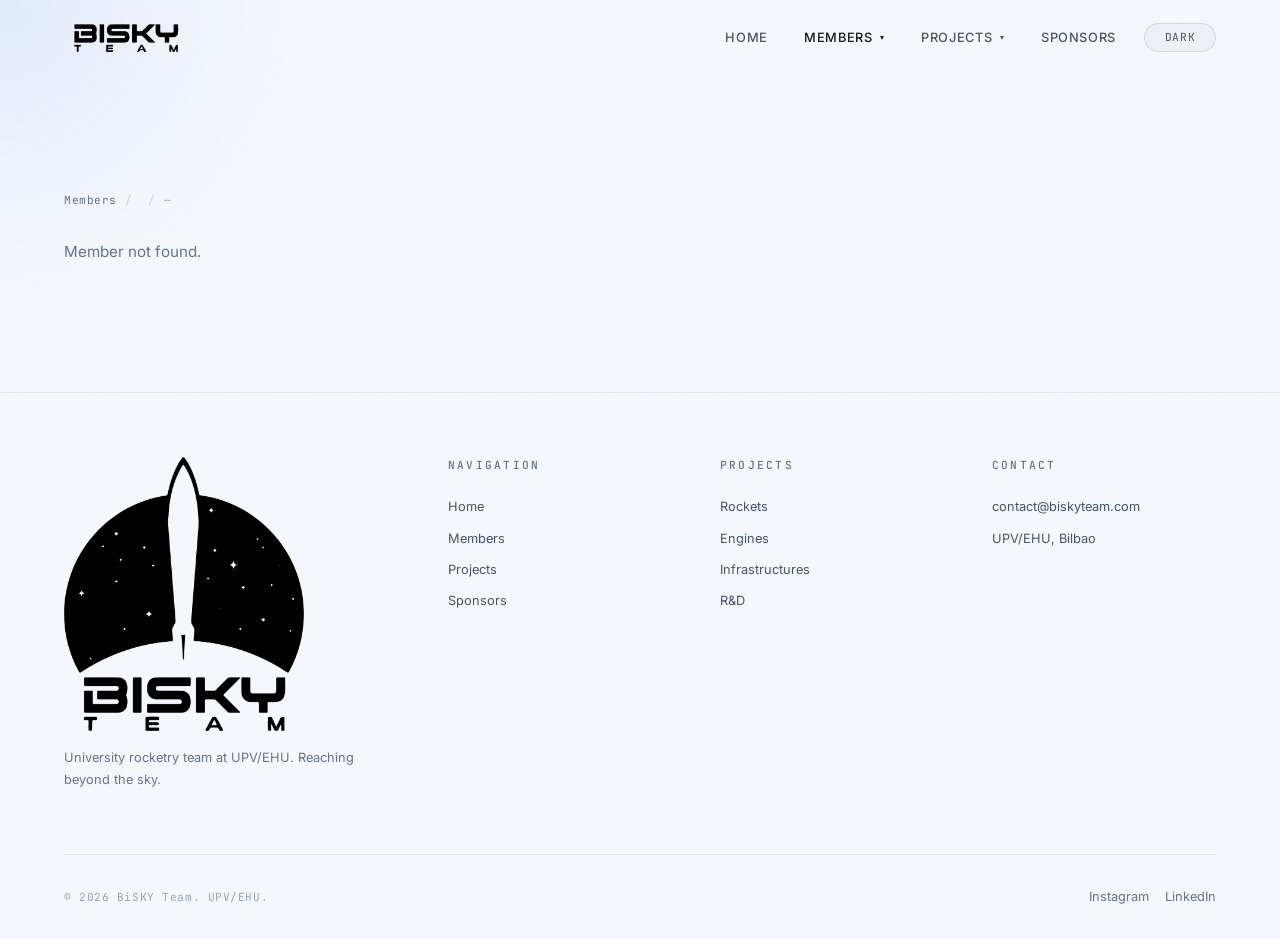
<file: pages/member-profile.html>
<!DOCTYPE html>
<html lang="es">
<head>
  <meta charset="UTF-8">
  <meta name="viewport" content="width=device-width, initial-scale=1.0">
  <title>Profile — BiSKY Team</title>
  <meta name="description" content="BiSKY Team member profile.">
  <script src="../js/theme.js"></script>
  <link rel="stylesheet" href="../css/base.css">
  <link rel="stylesheet" href="../css/components.css">
  <link rel="stylesheet" href="../css/members.css">
</head>
<body>

  <div class="preloader" id="preloader">
    <span class="preloader__text">BiSKY</span>
  </div>

  <nav class="navbar" id="navbar">
    <div class="navbar__inner">
      <a href="../index.html" class="navbar__logo" aria-label="BiSKY Team home">
        <img src="../assets/logos/Logo Equipo Blanco - letras.png" alt="BiSKY Team" class="navbar__logo-img">
      </a>
      <ul class="navbar__links">
        <li class="navbar__item">
          <a href="../index.html" class="navbar__link">Home</a>
        </li>
        <li class="navbar__item">
          <a href="members.html" class="navbar__link active">
            Members <span class="navbar__link-arrow">▾</span>
          </a>
          <div class="navbar__dropdown">
            <a href="members-year.html?year=25-26" class="navbar__dropdown-link">25-26</a>
            <a href="members-year.html?year=24-25" class="navbar__dropdown-link">24-25</a>
            <a href="members-year.html?year=23-24" class="navbar__dropdown-link">23-24</a>
            <a href="members-year.html?year=22-23" class="navbar__dropdown-link">22-23</a>
            <a href="members-year.html?year=21-22" class="navbar__dropdown-link">21-22</a>
            <a href="members-year.html?year=19-20" class="navbar__dropdown-link">19-20</a>
          </div>
        </li>
        <li class="navbar__item">
          <a href="projects.html" class="navbar__link">
            Projects <span class="navbar__link-arrow">▾</span>
          </a>
          <div class="navbar__dropdown">
            <a href="projects.html#rockets" class="navbar__dropdown-link">Rockets</a>
            <a href="projects.html#engines" class="navbar__dropdown-link">Engines</a>
            <a href="projects.html#infrastructures" class="navbar__dropdown-link">Infrastructures</a>
            <a href="projects.html#rd" class="navbar__dropdown-link">R&D</a>
          </div>
        </li>
        <li class="navbar__item">
          <a href="sponsors.html" class="navbar__link">Sponsors</a>
        </li>
      </ul>
    </div>
  </nav>

  <main class="page-content">
    <section class="member-profile">
      <div class="container">
        <nav class="breadcrumb">
          <a href="members.html">Members</a>
          <span class="breadcrumb__sep">/</span>
          <span id="breadcrumb-year-link"></span>
          <span class="breadcrumb__sep">/</span>
          <span id="breadcrumb-name">—</span>
        </nav>
        <div class="member-profile__grid" id="profile-container">
          <!-- Populated by JS -->
        </div>
      </div>
    </section>
  </main>

  <footer class="footer">
    <div class="footer__inner">
      <div class="footer__top">
        <div class="footer__brand">
          <img src="../assets/logos/Logo Equipo Blanco.png" alt="BiSKY Team" class="footer__brand-logo">
          <p class="footer__brand-desc">University rocketry team at UPV/EHU. Reaching beyond the sky.</p>
        </div>
        <div>
          <div class="footer__col-title">Navigation</div>
          <div class="footer__col-links">
            <a href="../index.html" class="footer__col-link">Home</a>
            <a href="members.html" class="footer__col-link">Members</a>
            <a href="projects.html" class="footer__col-link">Projects</a>
            <a href="sponsors.html" class="footer__col-link">Sponsors</a>
          </div>
        </div>
        <div>
          <div class="footer__col-title">Projects</div>
          <div class="footer__col-links">
            <a href="projects.html#rockets" class="footer__col-link">Rockets</a>
            <a href="projects.html#engines" class="footer__col-link">Engines</a>
            <a href="projects.html#infrastructures" class="footer__col-link">Infrastructures</a>
            <a href="projects.html#rd" class="footer__col-link">R&D</a>
          </div>
        </div>
        <div>
          <div class="footer__col-title">Contact</div>
          <div class="footer__col-links">
            <a href="mailto:contact@biskyteam.com" class="footer__col-link">contact@biskyteam.com</a>
            <a href="#" class="footer__col-link">UPV/EHU, Bilbao</a>
          </div>
        </div>
      </div>
      <div class="footer__bottom">
        <span class="footer__copy">© 2026 BiSKY Team. UPV/EHU.</span>
        <div class="footer__social">
          <a href="https://www.instagram.com/bisky_team/" class="footer__social-link" target="_blank">Instagram</a>
          <a href="https://www.linkedin.com/company/bisky-team/" class="footer__social-link" target="_blank">LinkedIn</a>
        </div>
      </div>
    </div>
  </footer>

  <script src="../js/data.js"></script>
  <script src="../js/navbar.js"></script>
  <script src="../js/animations.js"></script>
  <script src="../js/main.js"></script>
  <script>
    document.addEventListener('DOMContentLoaded', () => {
      const params = new URLSearchParams(window.location.search);
      const memberName = params.get('name');
      const yearKey = params.get('year') || '25-26';

      if (!memberName) {
        document.getElementById('profile-container').innerHTML =
          '<p style="color: var(--c-grey-500);">Member not found.</p>';
        return;
      }

      // Set breadcrumb
      const bcYearLink = document.getElementById('breadcrumb-year-link');
      bcYearLink.innerHTML = `<a href="members-year.html?year=${yearKey}">${yearKey}</a>`;
      document.getElementById('breadcrumb-name').textContent = memberName;
      document.title = `${memberName} — BiSKY Team`;

      const imgBase = '../assets/members/';
      const photoPath = BISKY.getMemberPhoto(memberName, imgBase);
      const initials = memberName.split(' ').map(w => w[0]).join('').slice(0, 2);

      // Find member info across all years
      const memberYears = [];
      BISKY.years.forEach(yKey => {
        const yData = BISKY.getYearData(yKey);
        if (!yData) return;

        // Search in all sections
        const searchIn = (list, dept) => {
          if (!list) return;
          list.forEach(m => {
            if (m.name === memberName) {
              memberYears.push({
                year: yKey,
                position: BISKY.getPositionName(m.position),
                department: dept,
                project: m.project || null
              });
            }
          });
        };

        searchIn(yData.faculty, 'Faculty');
        searchIn(yData.leadership, 'Leadership');
        searchIn(yData.projectManagers, 'Leadership');

        if (yData.departments) {
          Object.entries(yData.departments).forEach(([deptName, deptData]) => {
            if (deptData.chief === memberName) {
              memberYears.push({
                year: yKey,
                position: 'Chief',
                department: deptName,
                project: null
              });
            }
            if (deptData.members && deptData.members.includes(memberName)) {
              memberYears.push({
                year: yKey,
                position: 'Team Member',
                department: deptName,
                project: null
              });
            }
          });
        }
      });

      // Deduplicate by year (keep first match which is highest role)
      const seenYears = new Set();
      const uniqueYears = memberYears.filter(my => {
        if (seenYears.has(my.year)) return false;
        seenYears.add(my.year);
        return true;
      });

      // Current year info
      const currentInfo = uniqueYears.find(my => my.year === yearKey) || uniqueYears[0] || {};

      const avatarContent = photoPath 
        ? `<img src="${photoPath}" alt="${memberName}" loading="lazy">` 
        : initials;

      const roleLabel = currentInfo.project 
        ? `${currentInfo.position} — ${currentInfo.project}` 
        : currentInfo.position || 'Member';

      // Generate bio
      const bio = generateBio(memberName, currentInfo);

      const container = document.getElementById('profile-container');
      container.innerHTML = `
        <!-- Sidebar -->
        <aside class="member-profile__sidebar">
          <div class="member-profile__avatar">${avatarContent}</div>
          <h1 class="member-profile__name">${memberName}</h1>
          <p class="member-profile__role">${roleLabel}</p>
          <p class="member-profile__department">${currentInfo.department || ''}</p>
        </aside>

        <!-- Content -->
        <div class="member-profile__content">

          <div class="member-profile__section">
            <h2 class="member-profile__section-title">About</h2>
            <p class="member-profile__bio">${bio}</p>
          </div>

          ${uniqueYears.length > 0 ? `
          <div class="member-profile__section">
            <h2 class="member-profile__section-title">Years in the team</h2>
            <div class="member-profile__years">
              ${uniqueYears.map(my => `
                <a href="members-year.html?year=${my.year}" class="member-profile__year-badge ${my.year === yearKey ? 'active' : ''}">${my.year}</a>
              `).join('')}
            </div>
          </div>
          ` : ''}

          ${uniqueYears.length > 0 ? `
          <div class="member-profile__section">
            <h2 class="member-profile__section-title">History</h2>
            <div class="member-history">
              ${uniqueYears.map(my => `
                <div class="member-history__item">
                  <div class="member-history__year">${my.year}</div>
                  <div class="member-history__info">
                    <span class="member-history__pos">${my.project ? my.position + ' — ' + my.project : my.position}</span>
                    <span class="member-history__dept">${my.department}</span>
                  </div>
                </div>
              `).join('')}
            </div>
          </div>
          ` : ''}

        </div>
      `;

      function generateBio(name, info) {
        const firstName = name.split(' ')[0];
        if (info.position === 'Faculty Advisor') {
          return `${name} serves as Faculty Advisor for BiSKY Team, providing academic guidance and institutional support for the team's aerospace research and development activities at UPV/EHU.`;
        }
        if (info.position === 'Team Leader') {
          return `${firstName} leads BiSKY Team as Team Leader, coordinating all departments and driving the team's mission to develop suborbital space launchers.`;
        }
        if (info.position === 'Financial Manager') {
          return `${firstName} manages the financial operations and sponsorship strategy of BiSKY Team, ensuring sustainable funding for the team's aerospace projects.`;
        }
        if (info.position === 'Project Manager' && info.project) {
          return `${firstName} serves as Project Manager for the ${info.project} project, overseeing its design, development, and execution within BiSKY Team.`;
        }
        if (info.position === 'Chief') {
          return `${firstName} leads the ${info.department} department as Chief, guiding technical decisions and coordinating the team's work in this area.`;
        }
        return `${firstName} is a member of BiSKY Team's ${info.department || 'technical'} team, contributing to the design and development of suborbital rockets and propulsion systems.`;
      }
    });
  </script>
</body>
</html>
</file>
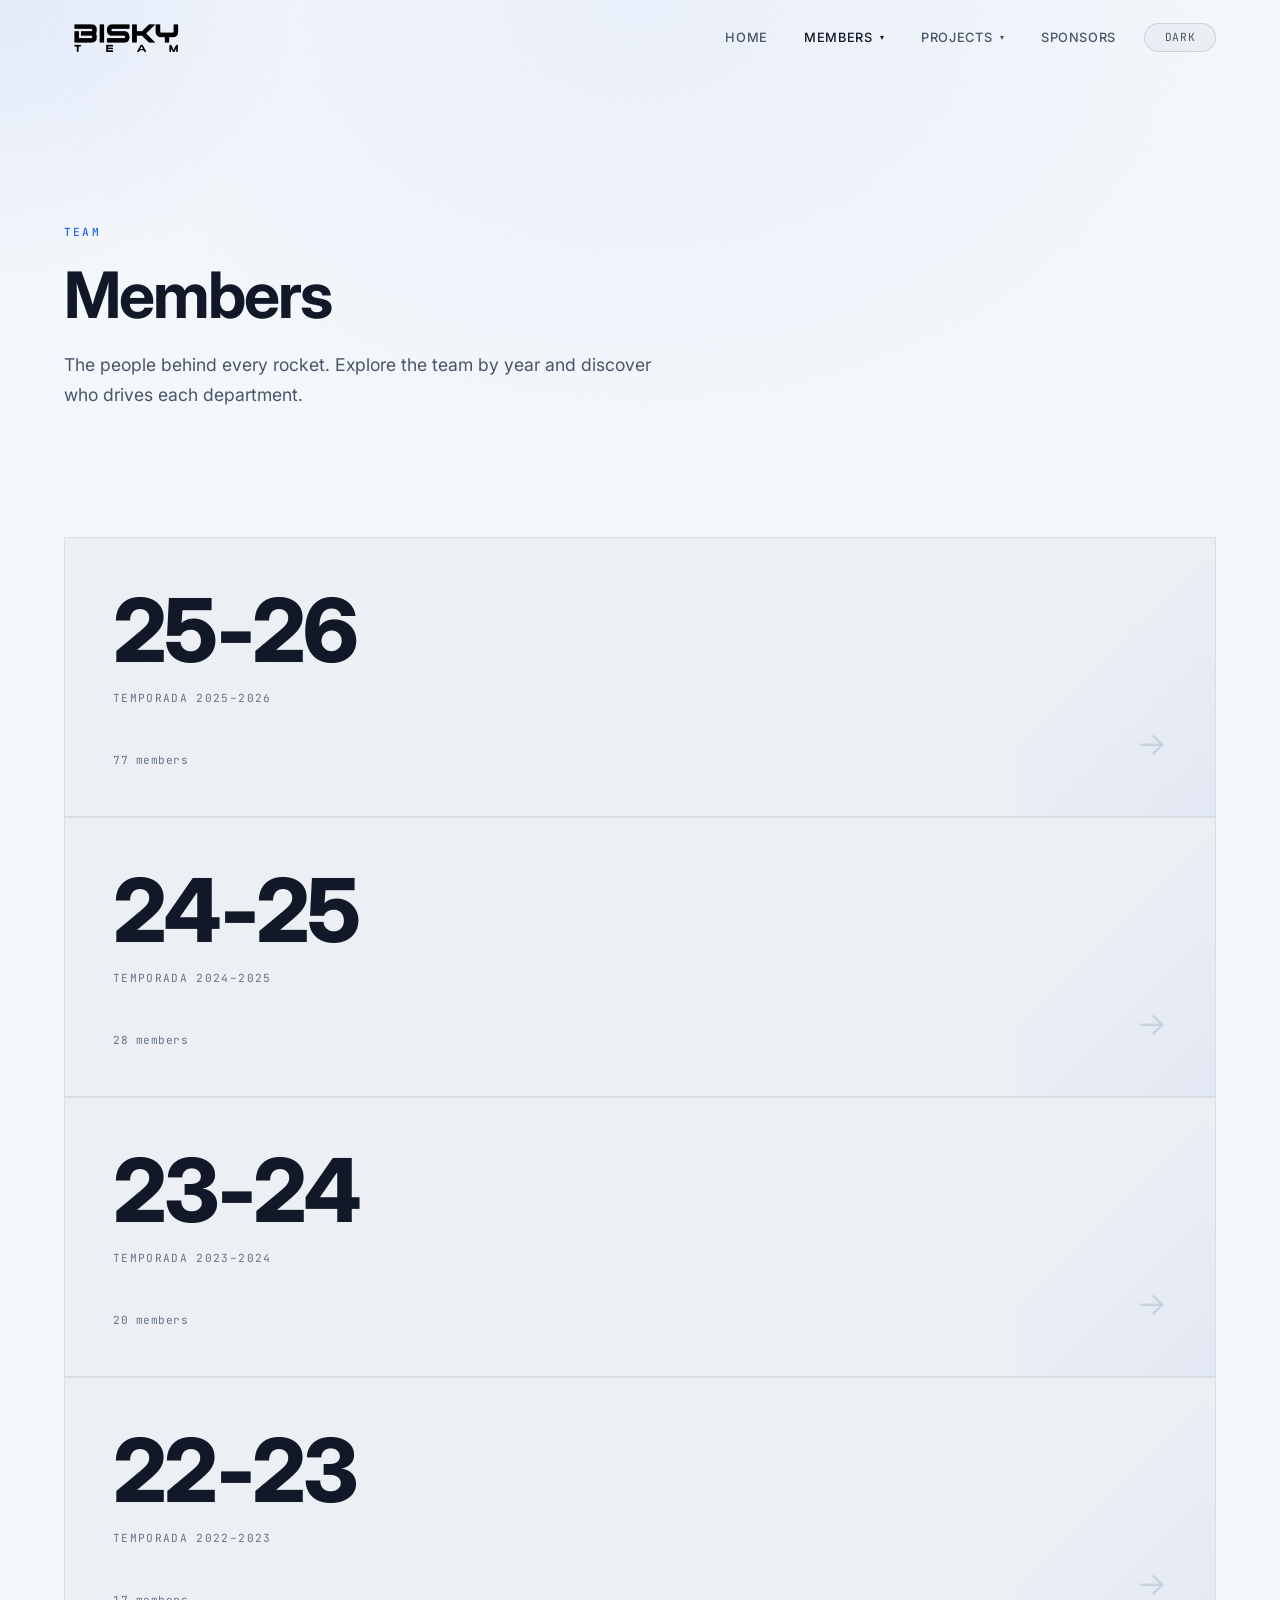
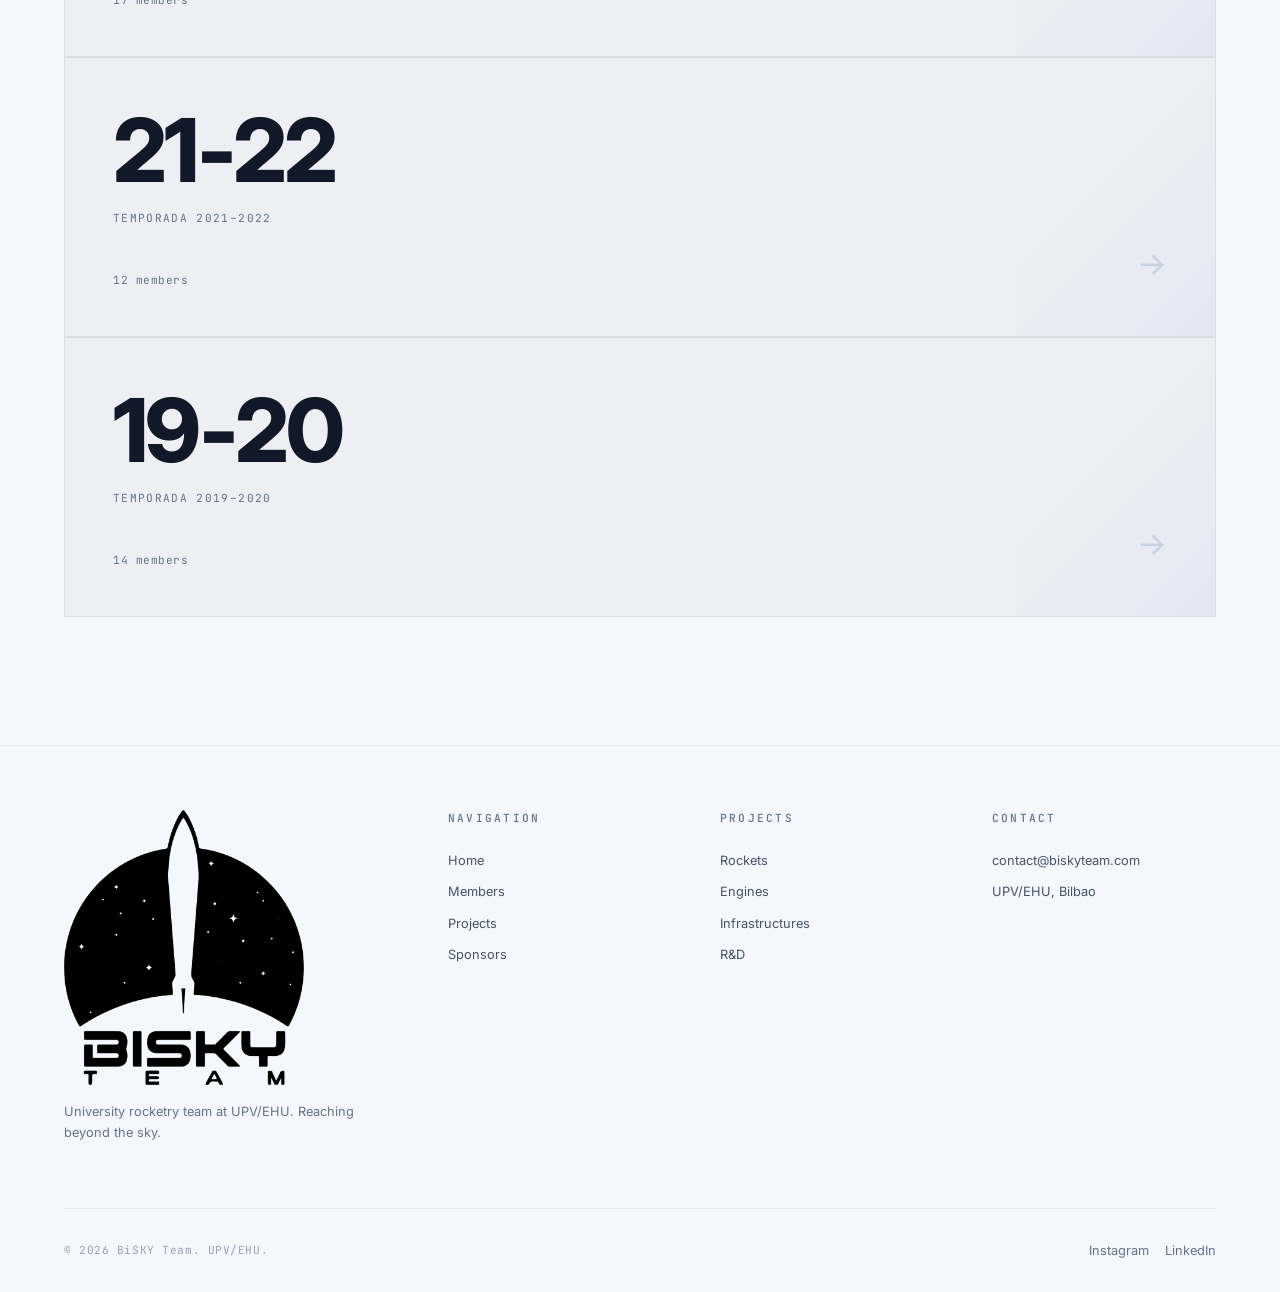
<file: pages/members.html>
<!DOCTYPE html>
<html lang="es">
<head>
  <meta charset="UTF-8">
  <meta name="viewport" content="width=device-width, initial-scale=1.0">
  <title>Members — BiSKY Team</title>
  <meta name="description" content="Meet the members of BiSKY Team across all years. University rocketry team at UPV/EHU.">
  <script src="../js/theme.js"></script>
  <link rel="stylesheet" href="../css/base.css">
  <link rel="stylesheet" href="../css/components.css">
  <link rel="stylesheet" href="../css/members.css">
</head>
<body>

  <div class="preloader" id="preloader">
    <span class="preloader__text">BiSKY</span>
  </div>

  <!-- Navbar -->
  <nav class="navbar" id="navbar">
    <div class="navbar__inner">
      <a href="../index.html" class="navbar__logo" aria-label="BiSKY Team home">
        <img src="../assets/logos/Logo Equipo Blanco - letras.png" alt="BiSKY Team" class="navbar__logo-img">
      </a>
      <ul class="navbar__links">
        <li class="navbar__item">
          <a href="../index.html" class="navbar__link">Home</a>
        </li>
        <li class="navbar__item">
          <a href="members.html" class="navbar__link active">
            Members <span class="navbar__link-arrow">▾</span>
          </a>
          <div class="navbar__dropdown">
            <a href="members-year.html?year=25-26" class="navbar__dropdown-link">25-26</a>
            <a href="members-year.html?year=24-25" class="navbar__dropdown-link">24-25</a>
            <a href="members-year.html?year=23-24" class="navbar__dropdown-link">23-24</a>
            <a href="members-year.html?year=22-23" class="navbar__dropdown-link">22-23</a>
            <a href="members-year.html?year=21-22" class="navbar__dropdown-link">21-22</a>
            <a href="members-year.html?year=19-20" class="navbar__dropdown-link">19-20</a>
          </div>
        </li>
        <li class="navbar__item">
          <a href="projects.html" class="navbar__link">
            Projects <span class="navbar__link-arrow">▾</span>
          </a>
          <div class="navbar__dropdown">
            <a href="projects.html#rockets" class="navbar__dropdown-link">Rockets</a>
            <a href="projects.html#engines" class="navbar__dropdown-link">Engines</a>
            <a href="projects.html#infrastructures" class="navbar__dropdown-link">Infrastructures</a>
            <a href="projects.html#rd" class="navbar__dropdown-link">R&D</a>
          </div>
        </li>
        <li class="navbar__item">
          <a href="sponsors.html" class="navbar__link">Sponsors</a>
        </li>
      </ul>
    </div>
  </nav>

  <main class="page-content">

    <!-- Page Header -->
    <header class="page-header">
      <div class="page-header__bg"></div>
      <div class="container">
        <p class="page-header__label">Team</p>
        <h1 class="page-header__title">Members</h1>
        <p class="page-header__description">The people behind every rocket. Explore the team by year and discover who drives each department.</p>
      </div>
    </header>

    <!-- Year Cards -->
    <section class="members-years">
      <div class="container">
        <div class="members-years__grid" id="years-grid">
          <!-- Populated by JS -->
        </div>
      </div>
    </section>

  </main>

  <!-- Footer -->
  <footer class="footer">
    <div class="footer__inner">
      <div class="footer__top">
        <div class="footer__brand">
          <img src="../assets/logos/Logo Equipo Blanco.png" alt="BiSKY Team" class="footer__brand-logo">
          <p class="footer__brand-desc">University rocketry team at UPV/EHU. Reaching beyond the sky.</p>
        </div>
        <div>
          <div class="footer__col-title">Navigation</div>
          <div class="footer__col-links">
            <a href="../index.html" class="footer__col-link">Home</a>
            <a href="members.html" class="footer__col-link">Members</a>
            <a href="projects.html" class="footer__col-link">Projects</a>
            <a href="sponsors.html" class="footer__col-link">Sponsors</a>
          </div>
        </div>
        <div>
          <div class="footer__col-title">Projects</div>
          <div class="footer__col-links">
            <a href="projects.html#rockets" class="footer__col-link">Rockets</a>
            <a href="projects.html#engines" class="footer__col-link">Engines</a>
            <a href="projects.html#infrastructures" class="footer__col-link">Infrastructures</a>
            <a href="projects.html#rd" class="footer__col-link">R&D</a>
          </div>
        </div>
        <div>
          <div class="footer__col-title">Contact</div>
          <div class="footer__col-links">
            <a href="mailto:contact@biskyteam.com" class="footer__col-link">contact@biskyteam.com</a>
            <a href="#" class="footer__col-link">UPV/EHU, Bilbao</a>
          </div>
        </div>
      </div>
      <div class="footer__bottom">
        <span class="footer__copy">© 2026 BiSKY Team. UPV/EHU.</span>
        <div class="footer__social">
          <a href="https://www.instagram.com/bisky_team/" class="footer__social-link" target="_blank">Instagram</a>
          <a href="https://www.linkedin.com/company/bisky-team/" class="footer__social-link" target="_blank">LinkedIn</a>
        </div>
      </div>
    </div>
  </footer>

  <script src="../js/data.js"></script>
  <script src="../js/navbar.js"></script>
  <script src="../js/animations.js"></script>
  <script src="../js/main.js"></script>
  <script>
    document.addEventListener('DOMContentLoaded', () => {
      const grid = document.getElementById('years-grid');
      if (!grid) return;

      BISKY.years.forEach((yearKey, i) => {
        const label = BISKY.yearLabels[yearKey];
        const count = BISKY.countMembersInYear(yearKey);
        const card = document.createElement('a');
        card.href = `members-year.html?year=${yearKey}`;
        card.className = 'year-card reveal reveal-delay-' + Math.min(i + 1, 5);
        card.innerHTML = `
          <div>
            <div class="year-card__year">${yearKey}</div>
            <div class="year-card__meta">${label.label}</div>
          </div>
          <div class="year-card__bottom">
            <span class="year-card__count">${count} members</span>
            <span class="year-card__arrow">→</span>
          </div>
          <div class="year-card__bg-line"></div>
        `;
        grid.appendChild(card);
      });
    });
  </script>
</body>
</html>
</file>
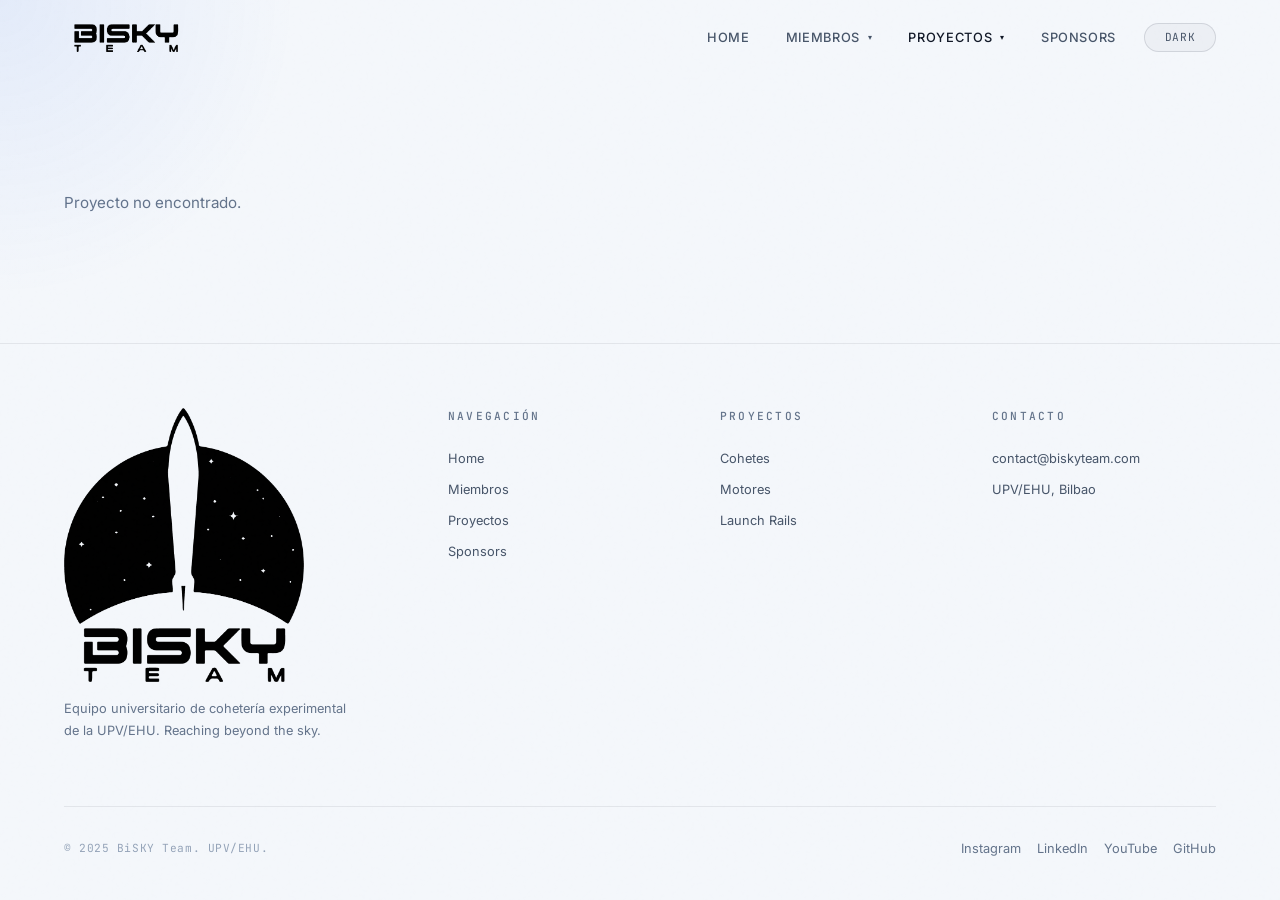
<file: pages/project-detail.html>
<!DOCTYPE html>
<html lang="es">
<head>
  <meta charset="UTF-8">
  <meta name="viewport" content="width=device-width, initial-scale=1.0">
  <title>Proyecto — BiSKY Team</title>
  <meta name="description" content="Ficha técnica de proyecto de BiSKY Team.">
  <script src="../js/theme.js"></script>
  <link rel="stylesheet" href="../css/base.css">
  <link rel="stylesheet" href="../css/components.css">
  <link rel="stylesheet" href="../css/projects.css">
</head>
<body>

  <div class="preloader" id="preloader">
    <span class="preloader__text">BiSKY</span>
  </div>

  <nav class="navbar" id="navbar">
    <div class="navbar__inner">
      <a href="../index.html" class="navbar__logo" aria-label="BiSKY Team home">
        <img src="../assets/logos/Logo Equipo Blanco - letras.png" alt="BiSKY Team" class="navbar__logo-img">
      </a>
      <ul class="navbar__links">
        <li class="navbar__item">
          <a href="../index.html" class="navbar__link">Home</a>
        </li>
        <li class="navbar__item">
          <a href="members.html" class="navbar__link">
            Miembros <span class="navbar__link-arrow">▾</span>
          </a>
          <div class="navbar__dropdown">
            <a href="members-year.html?year=2025" class="navbar__dropdown-link">Año 2025</a>
            <a href="members-year.html?year=2024" class="navbar__dropdown-link">Año 2024</a>
            <a href="members-year.html?year=2023" class="navbar__dropdown-link">Año 2023</a>
          </div>
        </li>
        <li class="navbar__item">
          <a href="projects.html" class="navbar__link active">
            Proyectos <span class="navbar__link-arrow">▾</span>
          </a>
          <div class="navbar__dropdown">
            <a href="projects.html#rockets" class="navbar__dropdown-link">Cohetes</a>
            <a href="projects.html#motors" class="navbar__dropdown-link">Motores</a>
            <a href="projects.html#launch-rails" class="navbar__dropdown-link">Launch Rails</a>
          </div>
        </li>
        <li class="navbar__item">
          <a href="sponsors.html" class="navbar__link">Sponsors</a>
        </li>
      </ul>
    </div>
  </nav>

  <main class="page-content">
    <section class="project-detail">
      <div class="container" id="project-container">
        <!-- Populated by JS -->
      </div>
    </section>
  </main>

  <footer class="footer">
    <div class="footer__inner">
      <div class="footer__top">
        <div class="footer__brand">
          <img src="../assets/logos/Logo Equipo Blanco.png" alt="BiSKY Team" class="footer__brand-logo">
          <p class="footer__brand-desc">Equipo universitario de cohetería experimental de la UPV/EHU. Reaching beyond the sky.</p>
        </div>
        <div>
          <div class="footer__col-title">Navegación</div>
          <div class="footer__col-links">
            <a href="../index.html" class="footer__col-link">Home</a>
            <a href="members.html" class="footer__col-link">Miembros</a>
            <a href="projects.html" class="footer__col-link">Proyectos</a>
            <a href="sponsors.html" class="footer__col-link">Sponsors</a>
          </div>
        </div>
        <div>
          <div class="footer__col-title">Proyectos</div>
          <div class="footer__col-links">
            <a href="projects.html#rockets" class="footer__col-link">Cohetes</a>
            <a href="projects.html#motors" class="footer__col-link">Motores</a>
            <a href="projects.html#launch-rails" class="footer__col-link">Launch Rails</a>
          </div>
        </div>
        <div>
          <div class="footer__col-title">Contacto</div>
          <div class="footer__col-links">
            <a href="#" class="footer__col-link">contact@biskyteam.com</a>
            <a href="#" class="footer__col-link">UPV/EHU, Bilbao</a>
          </div>
        </div>
      </div>
      <div class="footer__bottom">
        <span class="footer__copy">© 2025 BiSKY Team. UPV/EHU.</span>
        <div class="footer__social">
          <a href="#" class="footer__social-link">Instagram</a>
          <a href="#" class="footer__social-link">LinkedIn</a>
          <a href="#" class="footer__social-link">YouTube</a>
          <a href="#" class="footer__social-link">GitHub</a>
        </div>
      </div>
    </div>
  </footer>

  <script src="../js/data.js"></script>
  <script src="../js/navbar.js"></script>
  <script src="../js/animations.js"></script>
  <script src="../js/main.js"></script>
  <script>
    document.addEventListener('DOMContentLoaded', () => {
      const params = new URLSearchParams(window.location.search);
      const id = params.get('id');
      const project = BISKY.getProjectById(id);

      if (!project) {
        document.getElementById('project-container').innerHTML =
          '<p style="color: var(--c-grey-500);">Proyecto no encontrado.</p>';
        return;
      }

      document.title = `${project.name} — BiSKY Team`;
      const statusClass = BISKY.getStatusClass(project.status);

      // Build specs table
      let specsRows = '';
      if (project.specs) {
        const specLabels = {
          height: 'Altura', diameter: 'Diámetro', mass: 'Masa', motor: 'Motor',
          apogee: 'Apogeo', impulse: 'Clasificación', classification: 'Clasificación',
          propellant: 'Propelente', totalImpulse: 'Impulso total', burnTime: 'Tiempo de combustión',
          avgThrust: 'Empuje medio', length: 'Longitud', maxAngle: 'Ángulo máximo',
          material: 'Material', maxRocketMass: 'Masa máx. cohete', guidingSystem: 'Sistema de guiado',
          frequency: 'Frecuencia', range: 'Alcance', dataRate: 'Velocidad datos',
          interface: 'Interfaz', protocol: 'Protocolo', maxPayload: 'Carga máxima'
        };

        for (const [key, value] of Object.entries(project.specs)) {
          const label = specLabels[key] || key;
          specsRows += `<tr><td>${label}</td><td>${value}</td></tr>`;
        }
      }

      // Get related projects (same category, different id)
      const allProjects = BISKY.getAllProjects();
      const related = allProjects
        .filter(p => p.category === project.category && p.id !== project.id)
        .slice(0, 3);

      const container = document.getElementById('project-container');
      container.innerHTML = `
        <nav class="breadcrumb">
          <a href="projects.html">Proyectos</a>
          <span class="breadcrumb__sep">/</span>
          <a href="projects.html#${project.category}">${BISKY.getCategoryLabel(project.category)}</a>
          <span class="breadcrumb__sep">/</span>
          <span>${project.name}</span>
        </nav>

        <div class="project-detail__hero">
          <div class="project-detail__hero-image">
            <span class="project-detail__hero-placeholder">${project.name}</span>
          </div>
          <div class="project-detail__header">
            <div>
              <div class="project-detail__meta">
                <span class="project-detail__category">${BISKY.getCategoryLabel(project.category)}</span>
                <span class="project-detail__year">${project.year}</span>
              </div>
              <h1 class="project-detail__title">${project.name}</h1>
              <p class="project-detail__tagline">${project.tagline}</p>
            </div>
            <div class="project-detail__status">
              <span class="status-badge ${statusClass}">${project.status}</span>
            </div>
          </div>
        </div>

        <div class="project-detail__content">
          <div>
            <div class="project-detail__section">
              <h2 class="project-detail__section-title">Descripción</h2>
              <p class="project-detail__description">${project.description}</p>
            </div>

            <div class="project-detail__section">
              <h2 class="project-detail__section-title">Galería</h2>
              <div class="project-detail__gallery">
                <div class="project-detail__gallery-item">Render</div>
                <div class="project-detail__gallery-item">Detalle</div>
                <div class="project-detail__gallery-item">Fabricación</div>
              </div>
            </div>
          </div>

          <aside class="project-detail__specs">
            <h3 class="project-detail__specs-title">Especificaciones</h3>
            <table class="spec-table">
              ${specsRows}
            </table>
          </aside>
        </div>

        ${related.length > 0 ? `
          <div class="project-detail__related">
            <h2 class="project-detail__related-title">Proyectos relacionados</h2>
            <div class="project-detail__related-grid">
              ${related.map(p => `
                <a href="project-detail.html?id=${p.id}" class="project-card">
                  <div class="project-card__image">
                    <div class="project-card__image-placeholder">${p.name}</div>
                  </div>
                  <div class="project-card__body">
                    <div class="project-card__meta">
                      <span class="project-card__category">${BISKY.getCategoryLabel(p.category)}</span>
                      <span class="project-card__year">${p.year}</span>
                    </div>
                    <h3 class="project-card__title">${p.name}</h3>
                    <p class="project-card__tagline">${p.tagline}</p>
                    <div class="project-card__footer">
                      <span class="status-badge ${BISKY.getStatusClass(p.status)}">${p.status}</span>
                      <span class="project-card__arrow">→</span>
                    </div>
                  </div>
                </a>
              `).join('')}
            </div>
          </div>
        ` : ''}
      `;
    });
  </script>
</body>
</html>
</file>
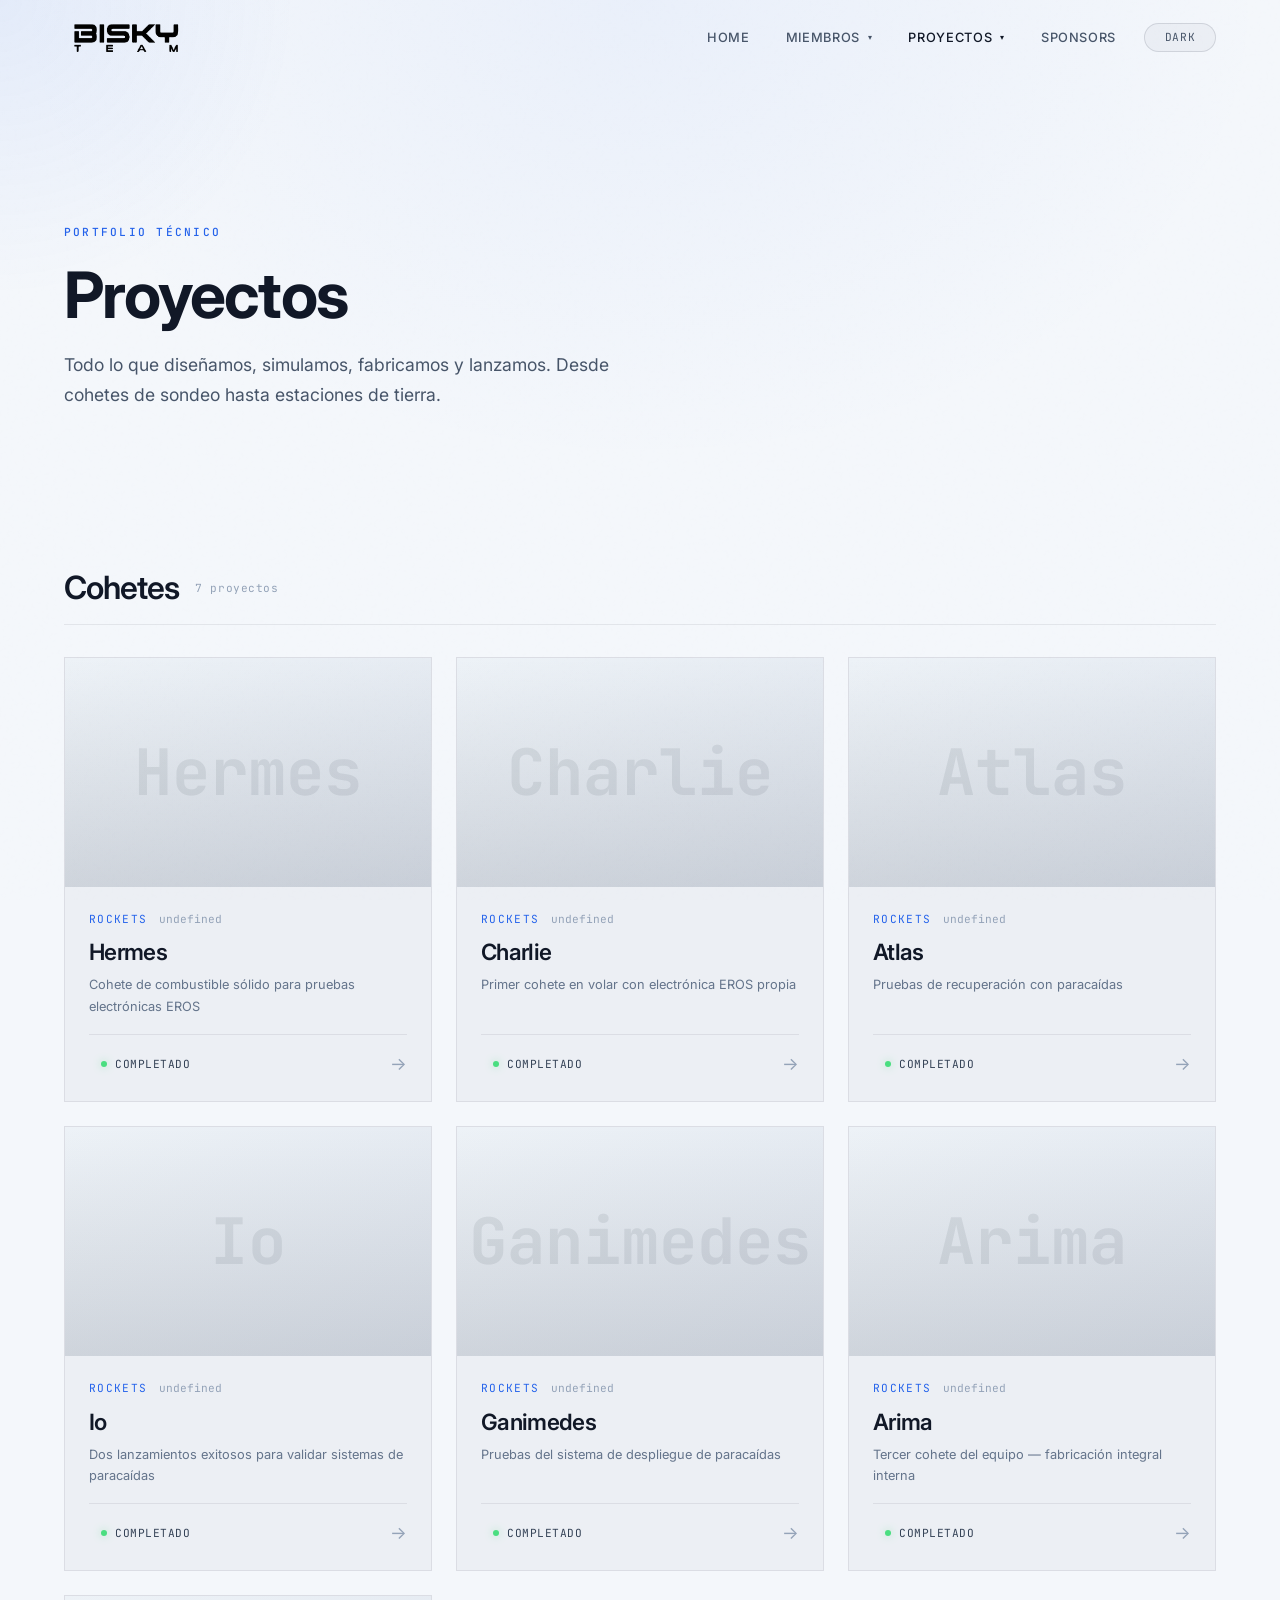
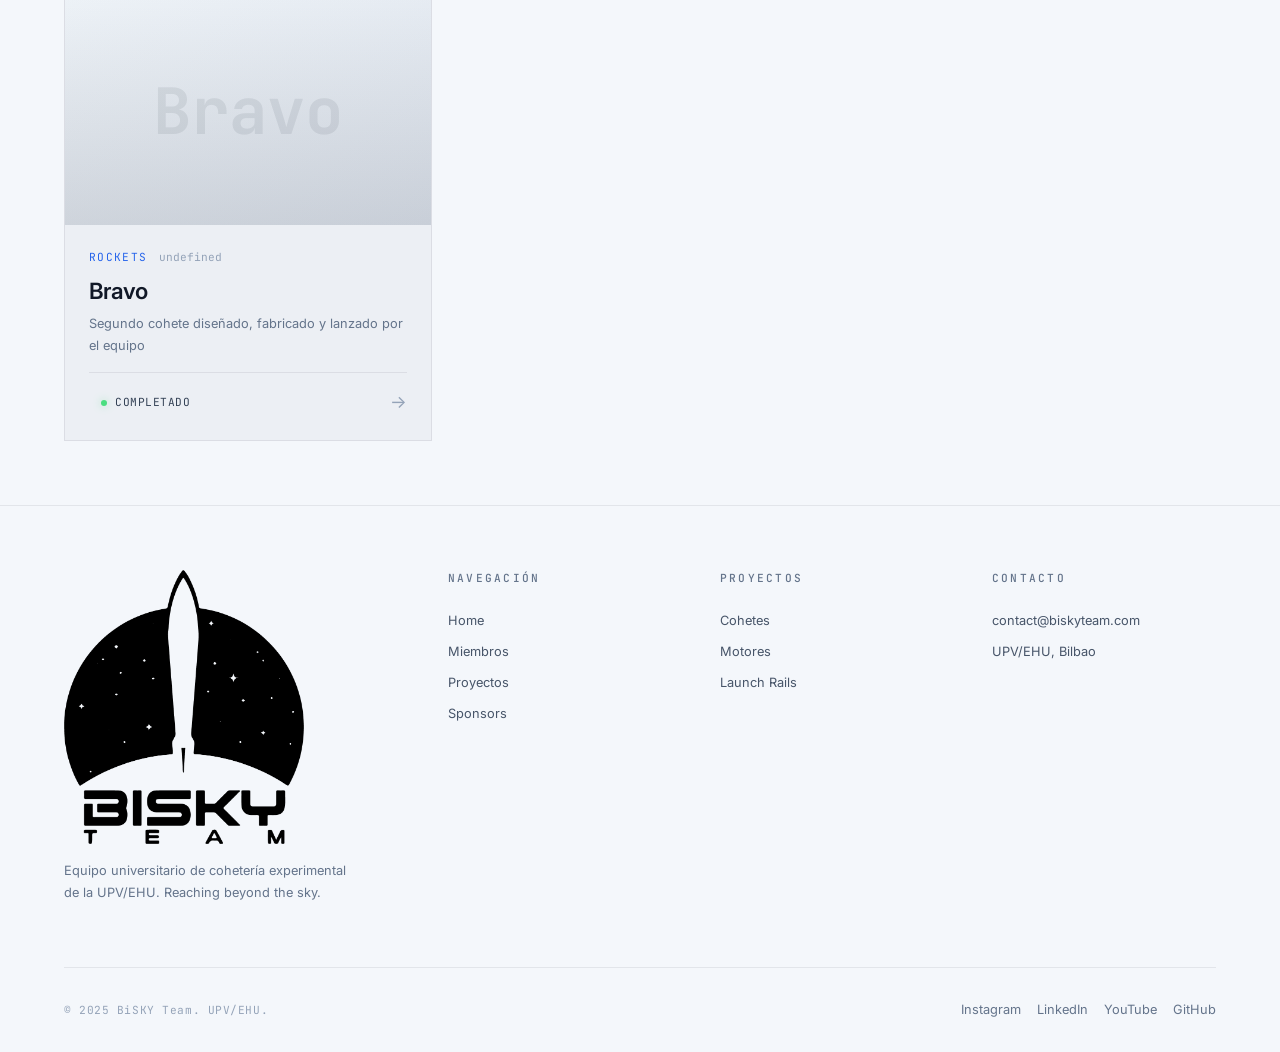
<file: pages/projects.html>
<!DOCTYPE html>
<html lang="es">
<head>
  <meta charset="UTF-8">
  <meta name="viewport" content="width=device-width, initial-scale=1.0">
  <title>Proyectos — BiSKY Team</title>
  <meta name="description" content="Portfolio técnico de BiSKY Team. Cohetes, motores, launch rails y desarrollos auxiliares.">
  <script src="../js/theme.js"></script>
  <link rel="stylesheet" href="../css/base.css">
  <link rel="stylesheet" href="../css/components.css">
  <link rel="stylesheet" href="../css/projects.css">
</head>
<body>

  <div class="preloader" id="preloader">
    <span class="preloader__text">BiSKY</span>
  </div>

  <nav class="navbar" id="navbar">
    <div class="navbar__inner">
      <a href="../index.html" class="navbar__logo" aria-label="BiSKY Team home">
        <img src="../assets/logos/Logo Equipo Blanco - letras.png" alt="BiSKY Team" class="navbar__logo-img">
      </a>
      <ul class="navbar__links">
        <li class="navbar__item">
          <a href="../index.html" class="navbar__link">Home</a>
        </li>
        <li class="navbar__item">
          <a href="members.html" class="navbar__link">
            Miembros <span class="navbar__link-arrow">▾</span>
          </a>
          <div class="navbar__dropdown">
            <a href="members-year.html?year=2025" class="navbar__dropdown-link">Año 2025</a>
            <a href="members-year.html?year=2024" class="navbar__dropdown-link">Año 2024</a>
            <a href="members-year.html?year=2023" class="navbar__dropdown-link">Año 2023</a>
          </div>
        </li>
        <li class="navbar__item">
          <a href="projects.html" class="navbar__link active">
            Proyectos <span class="navbar__link-arrow">▾</span>
          </a>
          <div class="navbar__dropdown">
            <a href="projects.html#rockets" class="navbar__dropdown-link">Cohetes</a>
            <a href="projects.html#motors" class="navbar__dropdown-link">Motores</a>
            <a href="projects.html#launch-rails" class="navbar__dropdown-link">Launch Rails</a>
          </div>
        </li>
        <li class="navbar__item">
          <a href="sponsors.html" class="navbar__link">Sponsors</a>
        </li>
      </ul>
    </div>
  </nav>

  <main class="page-content">
    <header class="page-header">
      <div class="page-header__bg"></div>
      <div class="container">
        <p class="page-header__label">Portfolio técnico</p>
        <h1 class="page-header__title">Proyectos</h1>
        <p class="page-header__description">Todo lo que diseñamos, simulamos, fabricamos y lanzamos. Desde cohetes de sondeo hasta estaciones de tierra.</p>
      </div>
    </header>

    <!-- All projects overview (small cards) -->
    <section class="projects-overview">
      <div class="container">
        <div class="projects-overview__grid reveal" id="projects-overview-grid">
          <!-- Populated by JS -->
        </div>
      </div>
    </section>

    <!-- Category sections -->
    <div id="projects-categories" class="container">
      <!-- Populated by JS -->
    </div>

  </main>

  <footer class="footer">
    <div class="footer__inner">
      <div class="footer__top">
        <div class="footer__brand">
          <img src="../assets/logos/Logo Equipo Blanco.png" alt="BiSKY Team" class="footer__brand-logo">
          <p class="footer__brand-desc">Equipo universitario de cohetería experimental de la UPV/EHU. Reaching beyond the sky.</p>
        </div>
        <div>
          <div class="footer__col-title">Navegación</div>
          <div class="footer__col-links">
            <a href="../index.html" class="footer__col-link">Home</a>
            <a href="members.html" class="footer__col-link">Miembros</a>
            <a href="projects.html" class="footer__col-link">Proyectos</a>
            <a href="sponsors.html" class="footer__col-link">Sponsors</a>
          </div>
        </div>
        <div>
          <div class="footer__col-title">Proyectos</div>
          <div class="footer__col-links">
            <a href="#rockets" class="footer__col-link">Cohetes</a>
            <a href="#motors" class="footer__col-link">Motores</a>
            <a href="#launch-rails" class="footer__col-link">Launch Rails</a>
          </div>
        </div>
        <div>
          <div class="footer__col-title">Contacto</div>
          <div class="footer__col-links">
            <a href="#" class="footer__col-link">contact@biskyteam.com</a>
            <a href="#" class="footer__col-link">UPV/EHU, Bilbao</a>
          </div>
        </div>
      </div>
      <div class="footer__bottom">
        <span class="footer__copy">© 2025 BiSKY Team. UPV/EHU.</span>
        <div class="footer__social">
          <a href="#" class="footer__social-link">Instagram</a>
          <a href="#" class="footer__social-link">LinkedIn</a>
          <a href="#" class="footer__social-link">YouTube</a>
          <a href="#" class="footer__social-link">GitHub</a>
        </div>
      </div>
    </div>
  </footer>

  <script src="../js/data.js"></script>
  <script src="../js/navbar.js"></script>
  <script src="../js/animations.js"></script>
  <script src="../js/main.js"></script>
  <script>
    document.addEventListener('DOMContentLoaded', () => {
      const categoriesContainer = document.getElementById('projects-categories');
      const categories = [
        { id: 'rockets', key: 'rockets', label: 'Cohetes', items: BISKY.projects.rockets },
        { id: 'motors', key: 'motors', label: 'Motores', items: BISKY.projects.motors },
        { id: 'launch-rails', key: 'launchRails', label: 'Launch Rails', items: BISKY.projects.launchRails },
        { id: 'auxiliary', key: 'auxiliary', label: 'Proyectos Auxiliares', items: BISKY.projects.auxiliary }
      ];

      categories.forEach(cat => {
        const section = document.createElement('section');
        section.className = 'project-category reveal';
        section.id = cat.id;

        section.innerHTML = `
          <div class="project-category__header">
            <h2 class="project-category__title">${cat.label}</h2>
            <span class="project-category__count">${cat.items.length} proyectos</span>
          </div>
          <div class="project-category__grid">
            ${cat.items.map(project => createProjectCard(project)).join('')}
          </div>
        `;

        categoriesContainer.appendChild(section);
      });

      function createProjectCard(project) {
        const statusClass = BISKY.getStatusClass(project.status);
        return `
          <a href="project-detail.html?id=${project.id}" class="project-card">
            <div class="project-card__image">
              <div class="project-card__image-placeholder">${project.name}</div>
            </div>
            <div class="project-card__body">
              <div class="project-card__meta">
                <span class="project-card__category">${BISKY.getCategoryLabel(project.category)}</span>
                <span class="project-card__year">${project.year}</span>
              </div>
              <h3 class="project-card__title">${project.name}</h3>
              <p class="project-card__tagline">${project.tagline}</p>
              <div class="project-card__footer">
                <span class="status-badge ${statusClass}">${project.status}</span>
                <span class="project-card__arrow">→</span>
              </div>
            </div>
          </a>
        `;
      }
    });
  </script>
</body>
</html>
</file>
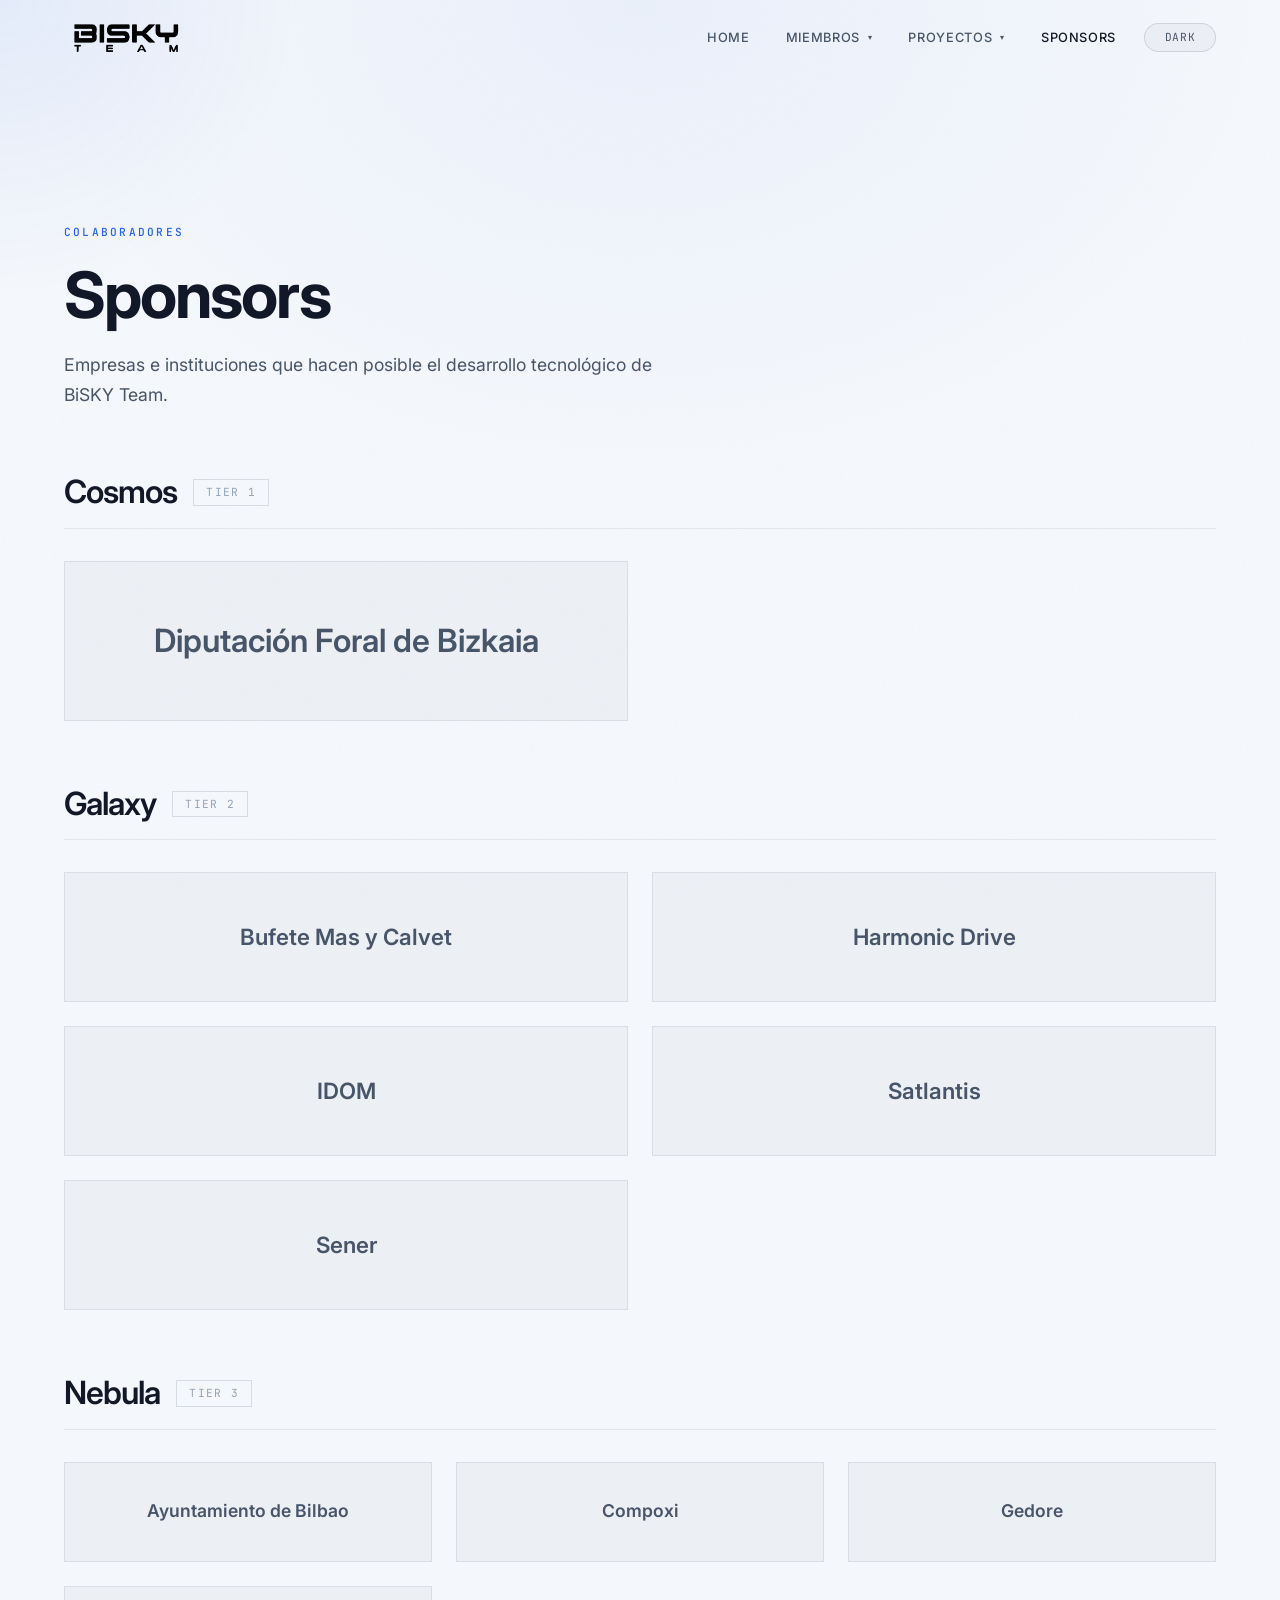
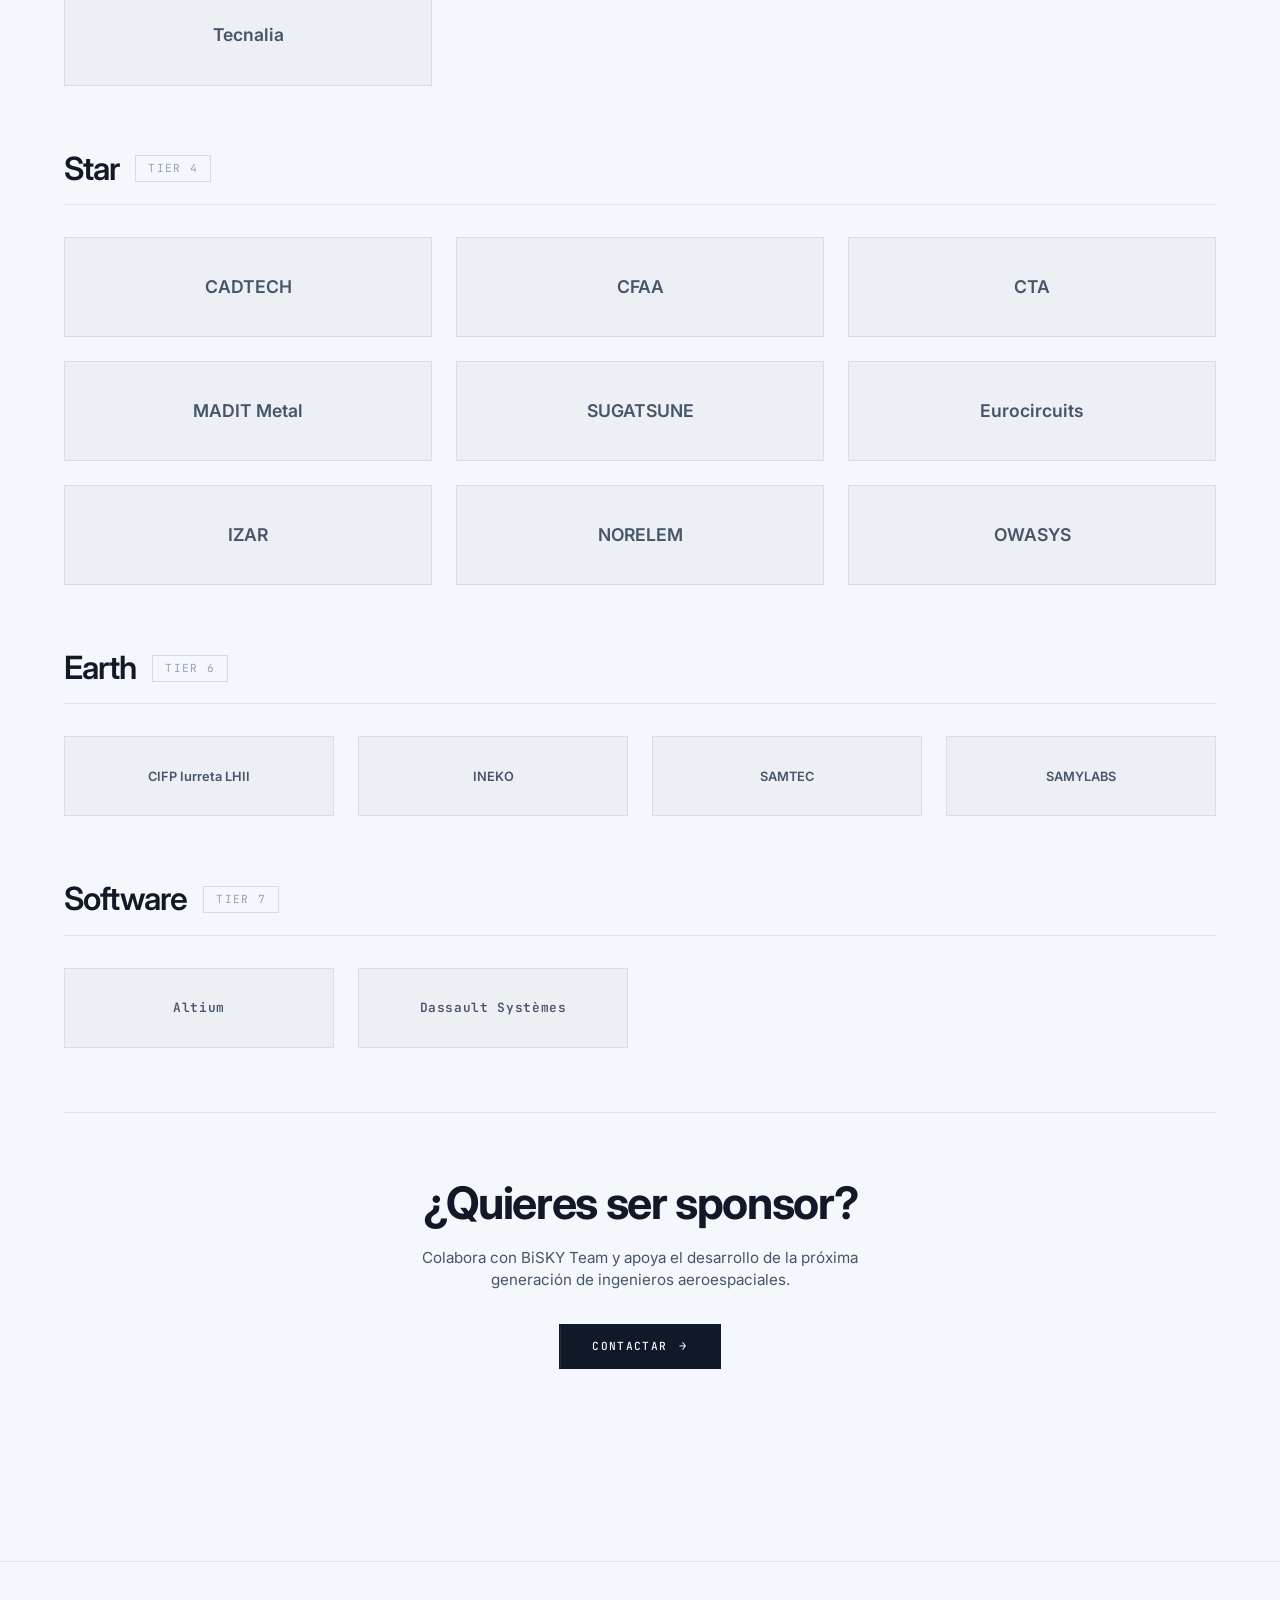
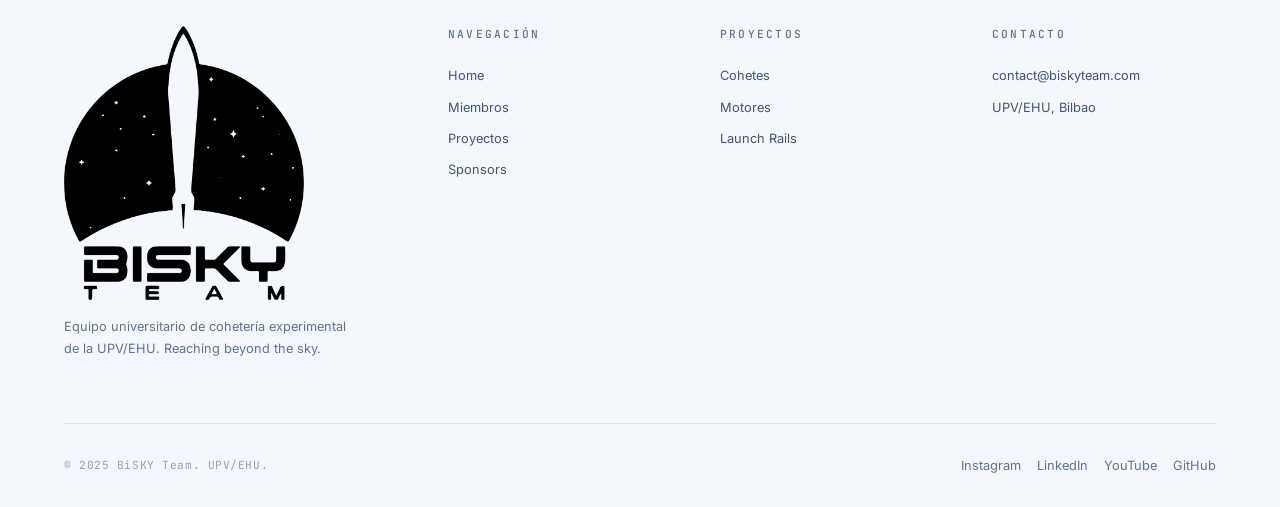
<file: pages/sponsors.html>
<!DOCTYPE html>
<html lang="es">
<head>
  <meta charset="UTF-8">
  <meta name="viewport" content="width=device-width, initial-scale=1.0">
  <title>Sponsors — BiSKY Team</title>
  <meta name="description" content="Sponsors y colaboradores de BiSKY Team. Empresas e instituciones que apoyan el desarrollo aeroespacial universitario.">
  <script src="../js/theme.js"></script>
  <link rel="stylesheet" href="../css/base.css">
  <link rel="stylesheet" href="../css/components.css">
  <link rel="stylesheet" href="../css/sponsors.css">
</head>
<body>

  <div class="preloader" id="preloader">
    <span class="preloader__text">BiSKY</span>
  </div>

  <nav class="navbar" id="navbar">
    <div class="navbar__inner">
      <a href="../index.html" class="navbar__logo" aria-label="BiSKY Team home">
        <img src="../assets/logos/Logo Equipo Blanco - letras.png" alt="BiSKY Team" class="navbar__logo-img">
      </a>
      <ul class="navbar__links">
        <li class="navbar__item">
          <a href="../index.html" class="navbar__link">Home</a>
        </li>
        <li class="navbar__item">
          <a href="members.html" class="navbar__link">
            Miembros <span class="navbar__link-arrow">▾</span>
          </a>
          <div class="navbar__dropdown">
            <a href="members-year.html?year=2025" class="navbar__dropdown-link">Año 2025</a>
            <a href="members-year.html?year=2024" class="navbar__dropdown-link">Año 2024</a>
            <a href="members-year.html?year=2023" class="navbar__dropdown-link">Año 2023</a>
          </div>
        </li>
        <li class="navbar__item">
          <a href="projects.html" class="navbar__link">
            Proyectos <span class="navbar__link-arrow">▾</span>
          </a>
          <div class="navbar__dropdown">
            <a href="projects.html#rockets" class="navbar__dropdown-link">Cohetes</a>
            <a href="projects.html#motors" class="navbar__dropdown-link">Motores</a>
            <a href="projects.html#launch-rails" class="navbar__dropdown-link">Launch Rails</a>
          </div>
        </li>
        <li class="navbar__item">
          <a href="sponsors.html" class="navbar__link active">Sponsors</a>
        </li>
      </ul>
    </div>
  </nav>

  <main class="page-content">
    <header class="page-header">
      <div class="page-header__bg"></div>
      <div class="container">
        <p class="page-header__label">Colaboradores</p>
        <h1 class="page-header__title">Sponsors</h1>
        <p class="page-header__description">Empresas e instituciones que hacen posible el desarrollo tecnológico de BiSKY Team.</p>
      </div>
    </header>

    <section class="sponsors-content">
      <div class="container" id="sponsors-container">
        <!-- Populated by JS -->
      </div>
    </section>
  </main>

  <!-- Sponsor Detail Overlay -->
  <div class="sponsor-detail-overlay" id="sponsor-overlay">
    <div class="sponsor-detail" id="sponsor-detail">
      <button class="sponsor-detail__close" id="sponsor-close">✕</button>
      <p class="sponsor-detail__tier" id="sponsor-tier"></p>
      <h2 class="sponsor-detail__name" id="sponsor-name"></h2>
      <p class="sponsor-detail__description" id="sponsor-desc"></p>
      <a href="#" class="sponsor-detail__link" id="sponsor-link" target="_blank">
        Visitar web →
      </a>
    </div>
  </div>

  <footer class="footer">
    <div class="footer__inner">
      <div class="footer__top">
        <div class="footer__brand">
          <img src="../assets/logos/Logo Equipo Blanco.png" alt="BiSKY Team" class="footer__brand-logo">
          <p class="footer__brand-desc">Equipo universitario de cohetería experimental de la UPV/EHU. Reaching beyond the sky.</p>
        </div>
        <div>
          <div class="footer__col-title">Navegación</div>
          <div class="footer__col-links">
            <a href="../index.html" class="footer__col-link">Home</a>
            <a href="members.html" class="footer__col-link">Miembros</a>
            <a href="projects.html" class="footer__col-link">Proyectos</a>
            <a href="sponsors.html" class="footer__col-link">Sponsors</a>
          </div>
        </div>
        <div>
          <div class="footer__col-title">Proyectos</div>
          <div class="footer__col-links">
            <a href="projects.html#rockets" class="footer__col-link">Cohetes</a>
            <a href="projects.html#motors" class="footer__col-link">Motores</a>
            <a href="projects.html#launch-rails" class="footer__col-link">Launch Rails</a>
          </div>
        </div>
        <div>
          <div class="footer__col-title">Contacto</div>
          <div class="footer__col-links">
            <a href="#" class="footer__col-link">contact@biskyteam.com</a>
            <a href="#" class="footer__col-link">UPV/EHU, Bilbao</a>
          </div>
        </div>
      </div>
      <div class="footer__bottom">
        <span class="footer__copy">© 2025 BiSKY Team. UPV/EHU.</span>
        <div class="footer__social">
          <a href="#" class="footer__social-link">Instagram</a>
          <a href="#" class="footer__social-link">LinkedIn</a>
          <a href="#" class="footer__social-link">YouTube</a>
          <a href="#" class="footer__social-link">GitHub</a>
        </div>
      </div>
    </div>
  </footer>

  <script src="../js/data.js"></script>
  <script src="../js/navbar.js"></script>
  <script src="../js/animations.js"></script>
  <script src="../js/main.js"></script>
  <script>
    document.addEventListener('DOMContentLoaded', () => {
      const container = document.getElementById('sponsors-container');

      BISKY.sponsors.tiers.forEach(tier => {
        const sponsors = BISKY.getSponsorsByTier(tier.id);
        if (sponsors.length === 0) return;

        const section = document.createElement('div');
        section.className = `sponsor-tier sponsor-tier--${tier.id} reveal`;
        section.innerHTML = `
          <div class="sponsor-tier__header">
            <h2 class="sponsor-tier__name">${tier.name}</h2>
            <span class="sponsor-tier__badge">Tier ${tier.order}</span>
          </div>
          <div class="sponsor-tier__grid">
            ${sponsors.map(s => `
              <div class="sponsor-card" data-sponsor-id="${s.id}" role="button" tabindex="0">
                <span class="sponsor-card__name">${s.name}</span>
              </div>
            `).join('')}
          </div>
        `;
        container.appendChild(section);
      });

      // CTA
      const cta = document.createElement('div');
      cta.className = 'sponsors-cta reveal';
      cta.innerHTML = `
        <h2 class="sponsors-cta__title">¿Quieres ser sponsor?</h2>
        <p class="sponsors-cta__text">Colabora con BiSKY Team y apoya el desarrollo de la próxima generación de ingenieros aeroespaciales.</p>
        <a href="mailto:contact@biskyteam.com" class="btn btn--primary">Contactar <span class="btn-arrow">→</span></a>
      `;
      container.appendChild(cta);

      // Sponsor detail overlay
      const overlay = document.getElementById('sponsor-overlay');
      const closeBtn = document.getElementById('sponsor-close');

      document.querySelectorAll('.sponsor-card').forEach(card => {
        card.addEventListener('click', () => {
          const id = parseInt(card.dataset.sponsorId);
          const sponsor = BISKY.sponsors.list.find(s => s.id === id);
          if (!sponsor) return;

          const tier = BISKY.sponsors.tiers.find(t => t.id === sponsor.tier);
          document.getElementById('sponsor-tier').textContent = tier ? tier.name : '';
          document.getElementById('sponsor-name').textContent = sponsor.name;
          document.getElementById('sponsor-desc').textContent = sponsor.description;
          document.getElementById('sponsor-link').href = sponsor.website;

          overlay.classList.add('active');
        });
      });

      closeBtn.addEventListener('click', () => overlay.classList.remove('active'));
      overlay.addEventListener('click', (e) => {
        if (e.target === overlay) overlay.classList.remove('active');
      });
    });
  </script>
</body>
</html>
</file>
<file: css/base.css>
/* ============================================================
   BiSKY Team — Design System & Base Styles
   ============================================================ */

/* — Google Fonts — */
@import url('https://fonts.googleapis.com/css2?family=Inter:wght@300;400;500;600;700;800&family=JetBrains+Mono:wght@400;500&display=swap');

/* — Custom Properties — */
:root {
  /* Colors */
  --c-black: #000000;
  --c-white: #ffffff;
  --c-grey-50: #fafafa;
  --c-grey-100: #f5f5f5;
  --c-grey-200: #e5e5e5;
  --c-grey-300: #cccccc;
  --c-grey-400: #999999;
  --c-grey-500: #666666;
  --c-grey-600: #444444;
  --c-grey-700: #333333;
  --c-grey-800: #1a1a1a;
  --c-grey-900: #0d0d0d;
  --c-accent: #6eb4ff;
  --c-accent-dim: rgba(110, 180, 255, 0.15);

  /* Typography */
  --font-primary: 'Inter', -apple-system, BlinkMacSystemFont, 'Segoe UI', sans-serif;
  --font-mono: 'JetBrains Mono', 'Consolas', monospace;

  --fs-xs: 0.7rem;
  --fs-sm: 0.8rem;
  --fs-base: 0.95rem;
  --fs-md: 1.1rem;
  --fs-lg: 1.4rem;
  --fs-xl: 2rem;
  --fs-2xl: 2.8rem;
  --fs-3xl: 4rem;
  --fs-4xl: 5.5rem;
  --fs-hero: clamp(3.5rem, 8vw, 7rem);

  --fw-light: 300;
  --fw-regular: 400;
  --fw-medium: 500;
  --fw-semibold: 600;
  --fw-bold: 700;
  --fw-extrabold: 800;

  --lh-tight: 1.05;
  --lh-snug: 1.2;
  --lh-normal: 1.5;
  --lh-relaxed: 1.7;

  --ls-tight: -0.03em;
  --ls-normal: 0;
  --ls-wide: 0.05em;
  --ls-wider: 0.12em;
  --ls-widest: 0.2em;

  /* Spacing */
  --sp-1: 0.25rem;
  --sp-2: 0.5rem;
  --sp-3: 0.75rem;
  --sp-4: 1rem;
  --sp-5: 1.25rem;
  --sp-6: 1.5rem;
  --sp-8: 2rem;
  --sp-10: 2.5rem;
  --sp-12: 3rem;
  --sp-16: 4rem;
  --sp-20: 5rem;
  --sp-24: 6rem;
  --sp-32: 8rem;
  --sp-40: 10rem;

  /* Layout */
  --max-width: 1400px;
  --max-width-narrow: 900px;
  --section-padding: var(--sp-32) var(--sp-16);
  --content-padding: 0 clamp(2rem, 5vw, 6rem);

  /* Transitions */
  --ease-out: cubic-bezier(0.16, 1, 0.3, 1);
  --ease-in-out: cubic-bezier(0.65, 0, 0.35, 1);
  --t-fast: 150ms;
  --t-base: 300ms;
  --t-slow: 600ms;
  --t-slower: 1000ms;

  /* Borders */
  --border-subtle: 1px solid rgba(255, 255, 255, 0.06);
  --border-light: 1px solid rgba(255, 255, 255, 0.1);
  --border-medium: 1px solid rgba(255, 255, 255, 0.15);

  /* Theme surfaces */
  --surface-1: rgba(255, 255, 255, 0.02);
  --surface-2: rgba(255, 255, 255, 0.04);
  --surface-3: rgba(255, 255, 255, 0.06);
  --surface-stroke-weak: rgba(255, 255, 255, 0.1);
  --surface-stroke-strong: rgba(255, 255, 255, 0.12);
  --surface-stroke-hover: rgba(255, 255, 255, 0.18);
  --text-ghost: rgba(255, 255, 255, 0.05);
  --text-ghost-soft: rgba(255, 255, 255, 0.04);
  --text-ghost-faint: rgba(255, 255, 255, 0.03);

  /* Overlays */
  --overlay-nav-scrolled: rgba(0, 0, 0, 0.85);
  --overlay-dropdown: rgba(13, 13, 13, 0.95);
  --overlay-hero-radial: rgba(0, 0, 0, 0.3);
  --overlay-hero-bottom: rgba(0, 0, 0, 0.8);
  --overlay-image-top: rgba(0, 0, 0, 0.5);
  --overlay-modal-backdrop: rgba(0, 0, 0, 0.8);

  /* Effects */
  --divider-rgb: 255, 255, 255;
  --accent-rgb: 110, 180, 255;
  --cursor-glow-rgb: 110, 180, 255;
  --cursor-glow-alpha: 0.03;
  --particle-link-rgb: 110, 180, 255;
  --particle-dot-rgb: 255, 255, 255;
  --selection-alpha: 0.25;
  --btn-primary-sheen: rgba(0, 0, 0, 0.1);
  --logo-filter: none;
  --grain-opacity: 0.4;

  /* Z-Index */
  --z-base: 1;
  --z-above: 10;
  --z-nav: 100;
  --z-overlay: 500;
  --z-modal: 1000;
}

html[data-theme='light'] {
  --c-black: #f4f7fb;
  --c-white: #111827;
  --c-grey-50: #ffffff;
  --c-grey-100: #f8fafc;
  --c-grey-200: #1f2937;
  --c-grey-300: #334155;
  --c-grey-400: #475569;
  --c-grey-500: #64748b;
  --c-grey-600: #94a3b8;
  --c-grey-700: #cbd5e1;
  --c-grey-800: #e2e8f0;
  --c-grey-900: #edf2f7;
  --c-accent: #2563eb;
  --c-accent-dim: rgba(37, 99, 235, 0.16);

  --border-subtle: 1px solid rgba(15, 23, 42, 0.08);
  --border-light: 1px solid rgba(15, 23, 42, 0.14);
  --border-medium: 1px solid rgba(15, 23, 42, 0.22);

  --surface-1: rgba(15, 23, 42, 0.03);
  --surface-2: rgba(15, 23, 42, 0.06);
  --surface-3: rgba(15, 23, 42, 0.1);
  --surface-stroke-weak: rgba(15, 23, 42, 0.12);
  --surface-stroke-strong: rgba(15, 23, 42, 0.18);
  --surface-stroke-hover: rgba(15, 23, 42, 0.24);
  --text-ghost: rgba(15, 23, 42, 0.08);
  --text-ghost-soft: rgba(15, 23, 42, 0.06);
  --text-ghost-faint: rgba(15, 23, 42, 0.05);

  --overlay-nav-scrolled: rgba(246, 250, 255, 0.9);
  --overlay-dropdown: rgba(246, 250, 255, 0.97);
  --overlay-hero-radial: rgba(255, 255, 255, 0);
  --overlay-hero-bottom: rgba(244, 247, 251, 0.85);
  --overlay-image-top: rgba(15, 23, 42, 0.12);
  --overlay-modal-backdrop: rgba(15, 23, 42, 0.35);

  --divider-rgb: 15, 23, 42;
  --accent-rgb: 37, 99, 235;
  --cursor-glow-rgb: 37, 99, 235;
  --cursor-glow-alpha: 0.08;
  --particle-link-rgb: 37, 99, 235;
  --particle-dot-rgb: 15, 23, 42;
  --selection-alpha: 0.18;
  --btn-primary-sheen: rgba(255, 255, 255, 0.18);
  --logo-filter: brightness(0) saturate(100%);
  --grain-opacity: 0.18;
}

/* — Reset — */
*,
*::before,
*::after {
  margin: 0;
  padding: 0;
  box-sizing: border-box;
}

html {
  font-size: 16px;
  scroll-behavior: smooth;
  -webkit-font-smoothing: antialiased;
  -moz-osx-font-smoothing: grayscale;
  color-scheme: dark;
}

html[data-theme='light'] {
  color-scheme: light;
}

body {
  font-family: var(--font-primary);
  font-weight: var(--fw-regular);
  font-size: var(--fs-base);
  line-height: var(--lh-normal);
  color: var(--c-grey-300);
  background-color: var(--c-black);
  overflow-x: hidden;
  min-height: 100vh;
}

img {
  display: block;
  max-width: 100%;
  height: auto;
}

a {
  color: inherit;
  text-decoration: none;
  transition: color var(--t-base) var(--ease-out);
}

button {
  cursor: pointer;
  border: none;
  background: none;
  font-family: inherit;
  color: inherit;
}

ul, ol {
  list-style: none;
}

input, textarea, select {
  font-family: inherit;
  font-size: inherit;
}

/* — Utility Classes — */
.container {
  width: 100%;
  max-width: var(--max-width);
  margin: 0 auto;
  padding: var(--content-padding);
}

.container--narrow {
  max-width: var(--max-width-narrow);
}

.section {
  padding: var(--section-padding);
  position: relative;
}

.section--dark {
  background-color: var(--c-grey-900);
}

.sr-only {
  position: absolute;
  width: 1px;
  height: 1px;
  padding: 0;
  margin: -1px;
  overflow: hidden;
  clip: rect(0, 0, 0, 0);
  border: 0;
}

/* — Typography — */
h1, h2, h3, h4, h5, h6 {
  color: var(--c-white);
  font-weight: var(--fw-semibold);
  line-height: var(--lh-snug);
  letter-spacing: var(--ls-tight);
}

h1 { font-size: var(--fs-3xl); }
h2 { font-size: var(--fs-2xl); }
h3 { font-size: var(--fs-xl); }
h4 { font-size: var(--fs-lg); }
h5 { font-size: var(--fs-md); }
h6 { font-size: var(--fs-base); }

.text-accent { color: var(--c-accent); }
.text-muted { color: var(--c-grey-500); }
.text-light { color: var(--c-grey-400); }
.text-white { color: var(--c-white); }

.font-mono {
  font-family: var(--font-mono);
  letter-spacing: var(--ls-wide);
}

.label {
  font-family: var(--font-mono);
  font-size: var(--fs-xs);
  font-weight: var(--fw-medium);
  letter-spacing: var(--ls-widest);
  text-transform: uppercase;
  color: var(--c-grey-500);
}

.section-label {
  font-family: var(--font-mono);
  font-size: var(--fs-xs);
  font-weight: var(--fw-medium);
  letter-spacing: var(--ls-widest);
  text-transform: uppercase;
  color: var(--c-accent);
  margin-bottom: var(--sp-6);
  display: inline-block;
}

.section-title {
  font-size: var(--fs-3xl);
  font-weight: var(--fw-bold);
  letter-spacing: var(--ls-tight);
  margin-bottom: var(--sp-6);
}

.section-subtitle {
  font-size: var(--fs-md);
  color: var(--c-grey-400);
  max-width: 600px;
  line-height: var(--lh-relaxed);
}

/* — Dividers — */
.divider {
  width: 100%;
  height: 1px;
  background: linear-gradient(90deg, transparent, rgba(var(--divider-rgb), 0.08), transparent);
}

.divider--accent {
  background: linear-gradient(90deg, transparent, rgba(var(--accent-rgb), 0.2), transparent);
}

/* — Buttons — */
.btn {
  display: inline-flex;
  align-items: center;
  gap: var(--sp-3);
  padding: var(--sp-3) var(--sp-8);
  font-family: var(--font-mono);
  font-size: var(--fs-xs);
  font-weight: var(--fw-medium);
  letter-spacing: var(--ls-wider);
  text-transform: uppercase;
  border: 1px solid var(--surface-stroke-strong);
  color: var(--c-white);
  background: transparent;
  transition: all var(--t-base) var(--ease-out);
  position: relative;
  overflow: hidden;
}

.btn::before {
  content: '';
  position: absolute;
  inset: 0;
  background: var(--surface-2);
  transform: translateX(-100%);
  transition: transform var(--t-slow) var(--ease-out);
}

.btn:hover {
  border-color: var(--surface-stroke-hover);
  color: var(--c-white);
}

.btn:hover::before {
  transform: translateX(0);
}

.btn--primary {
  background: var(--c-white);
  color: var(--c-black);
  border-color: var(--c-white);
}

.btn--primary::before {
  background: var(--btn-primary-sheen);
}

.btn--primary:hover {
  background: var(--c-grey-200);
  border-color: var(--c-grey-200);
  color: var(--c-black);
}

.btn .btn-arrow {
  transition: transform var(--t-base) var(--ease-out);
  font-size: 1.1em;
}

.btn:hover .btn-arrow {
  transform: translateX(4px);
}

/* — Status badges — */
.status-badge {
  display: inline-flex;
  align-items: center;
  gap: var(--sp-2);
  font-family: var(--font-mono);
  font-size: var(--fs-xs);
  letter-spacing: var(--ls-wide);
  text-transform: uppercase;
  padding: var(--sp-1) var(--sp-3);
}

.status-badge::before {
  content: '';
  width: 6px;
  height: 6px;
  border-radius: 50%;
}

.status--completed .status-badge::before,
.status-badge.status--completed::before {
  background: #4ade80;
  box-shadow: 0 0 8px rgba(74, 222, 128, 0.4);
}

.status--active .status-badge::before,
.status-badge.status--active::before {
  background: var(--c-accent);
  box-shadow: 0 0 8px rgba(var(--accent-rgb), 0.4);
  animation: pulse-dot 2s ease-in-out infinite;
}

.status--planned .status-badge::before,
.status-badge.status--planned::before {
  background: var(--c-grey-500);
}

@keyframes pulse-dot {
  0%, 100% { opacity: 1; }
  50% { opacity: 0.4; }
}

/* — Selection — */
::selection {
  background: rgba(var(--accent-rgb), var(--selection-alpha));
  color: var(--c-white);
}

/* — Scrollbar — */
::-webkit-scrollbar {
  width: 6px;
}

::-webkit-scrollbar-track {
  background: var(--c-black);
}

::-webkit-scrollbar-thumb {
  background: var(--c-grey-700);
  border-radius: 3px;
}

::-webkit-scrollbar-thumb:hover {
  background: var(--c-grey-600);
}

/* — Page Transitions — */
.page-content {
  opacity: 0;
  transform: translateY(20px);
  animation: pageEnter 0.8s var(--ease-out) 0.1s forwards;
}

@keyframes pageEnter {
  to {
    opacity: 1;
    transform: translateY(0);
  }
}

/* — Reveal animations — */
.reveal {
  opacity: 0;
  transform: translateY(40px);
  transition: opacity var(--t-slower) var(--ease-out),
              transform var(--t-slower) var(--ease-out);
}

.reveal.revealed {
  opacity: 1;
  transform: translateY(0);
}

.reveal-delay-1 { transition-delay: 100ms; }
.reveal-delay-2 { transition-delay: 200ms; }
.reveal-delay-3 { transition-delay: 300ms; }
.reveal-delay-4 { transition-delay: 400ms; }
.reveal-delay-5 { transition-delay: 500ms; }

/* — Background grain texture — */
body::after {
  content: '';
  position: fixed;
  inset: 0;
  background-image: url("data:image/svg+xml,%3Csvg viewBox='0 0 256 256' xmlns='http://www.w3.org/2000/svg'%3E%3Cfilter id='noise'%3E%3CfeTurbulence type='fractalNoise' baseFrequency='0.9' numOctaves='4' stitchTiles='stitch'/%3E%3C/filter%3E%3Crect width='100%25' height='100%25' filter='url(%23noise)' opacity='0.03'/%3E%3C/svg%3E");
  pointer-events: none;
  z-index: 9999;
  opacity: var(--grain-opacity);
}
</file>
<file: css/components.css>
/* ============================================================
   BiSKY Team — Shared Components
   ============================================================ */

/* ——————————————————————
   NAVBAR
   —————————————————————— */
.navbar {
  position: fixed;
  top: 0;
  left: 0;
  right: 0;
  z-index: var(--z-nav);
  padding: var(--sp-5) 0;
  transition: transform var(--t-slow) var(--ease-out),
              background var(--t-base) var(--ease-out);
}

.navbar.scrolled {
  background: var(--overlay-nav-scrolled);
  backdrop-filter: blur(20px);
  -webkit-backdrop-filter: blur(20px);
  border-bottom: var(--border-subtle);
}

.navbar.hidden {
  transform: translateY(-100%);
}

.navbar__inner {
  display: flex;
  align-items: center;
  justify-content: space-between;
  max-width: var(--max-width);
  margin: 0 auto;
  padding: 0 clamp(2rem, 5vw, 6rem);
}

.navbar__logo {
  display: flex;
  align-items: center;
  gap: var(--sp-3);
  font-weight: var(--fw-bold);
  font-size: var(--fs-md);
  color: var(--c-white);
  letter-spacing: var(--ls-wide);
  text-transform: uppercase;
}

.navbar__logo-img {
  display: block;
  height: clamp(20px, 2.2vw, 30px);
  width: auto;
  filter: var(--logo-filter);
  transition: filter var(--t-base) var(--ease-out);
}

.navbar__logo-mark {
  width: 32px;
  height: 32px;
  display: flex;
  align-items: center;
  justify-content: center;
  border: 1.5px solid var(--c-white);
  font-size: var(--fs-xs);
  font-weight: var(--fw-bold);
  letter-spacing: 0;
}

.navbar__links {
  display: flex;
  align-items: center;
  gap: var(--sp-1);
}

.navbar__item {
  position: relative;
}

.navbar__item--theme {
  margin-left: var(--sp-2);
}

.navbar__link {
  display: flex;
  align-items: center;
  gap: var(--sp-2);
  padding: var(--sp-2) var(--sp-4);
  font-size: var(--fs-sm);
  font-weight: var(--fw-medium);
  color: var(--c-grey-400);
  letter-spacing: var(--ls-wide);
  text-transform: uppercase;
  transition: color var(--t-base) var(--ease-out);
  white-space: nowrap;
}

.navbar__link:hover,
.navbar__link.active {
  color: var(--c-white);
}

.navbar__link-arrow {
  font-size: 0.6em;
  transition: transform var(--t-base) var(--ease-out);
}

.navbar__item:hover .navbar__link-arrow {
  transform: rotate(180deg);
}

.navbar__theme-toggle {
  display: inline-flex;
  align-items: center;
  justify-content: center;
  min-width: 72px;
  padding: var(--sp-2) var(--sp-3);
  border: 1px solid var(--surface-stroke-weak);
  background: var(--surface-1);
  color: var(--c-grey-400);
  font-family: var(--font-mono);
  font-size: var(--fs-xs);
  letter-spacing: var(--ls-wide);
  text-transform: uppercase;
  border-radius: 999px;
  transition: color var(--t-base) var(--ease-out),
              border-color var(--t-base) var(--ease-out),
              background var(--t-base) var(--ease-out),
              transform var(--t-fast) var(--ease-out);
}

.navbar__theme-toggle:hover {
  color: var(--c-white);
  border-color: var(--surface-stroke-hover);
  background: var(--surface-2);
}

.navbar__theme-toggle:active {
  transform: translateY(1px);
}

.navbar__theme-toggle:focus-visible {
  outline: 2px solid rgba(var(--accent-rgb), 0.45);
  outline-offset: 2px;
}

.navbar__theme-toggle-label {
  line-height: 1;
}

/* Dropdown */
.navbar__dropdown {
  position: absolute;
  top: 100%;
  left: 50%;
  transform: translateX(-50%) translateY(8px);
  min-width: 200px;
  background: var(--overlay-dropdown);
  backdrop-filter: blur(20px);
  -webkit-backdrop-filter: blur(20px);
  border: var(--border-subtle);
  padding: var(--sp-2);
  opacity: 0;
  visibility: hidden;
  transition: opacity var(--t-base) var(--ease-out),
              visibility var(--t-base) var(--ease-out),
              transform var(--t-base) var(--ease-out);
  pointer-events: none;
}

.navbar__item:hover .navbar__dropdown {
  opacity: 1;
  visibility: visible;
  transform: translateX(-50%) translateY(0);
  pointer-events: auto;
}

.navbar__dropdown-link {
  display: block;
  padding: var(--sp-3) var(--sp-4);
  font-size: var(--fs-sm);
  color: var(--c-grey-400);
  transition: all var(--t-fast) var(--ease-out);
}

.navbar__dropdown-link:hover {
  color: var(--c-white);
  background: var(--surface-2);
}

/* ——————————————————————
   FOOTER
   —————————————————————— */
.footer {
  border-top: var(--border-subtle);
  padding: var(--sp-16) 0 var(--sp-8);
  background: var(--c-black);
}

.footer__inner {
  max-width: var(--max-width);
  margin: 0 auto;
  padding: var(--content-padding);
}

.footer__top {
  display: grid;
  grid-template-columns: 1.5fr 1fr 1fr 1fr;
  gap: var(--sp-12);
  margin-bottom: var(--sp-16);
}

.footer__brand {
  max-width: 300px;
}

.footer__brand-logo {
  display: block;
  width: min(240px, 100%);
  height: auto;
  margin-bottom: var(--sp-4);
  filter: var(--logo-filter);
  transition: filter var(--t-base) var(--ease-out);
}

.footer__brand-name {
  font-size: var(--fs-lg);
  font-weight: var(--fw-bold);
  color: var(--c-white);
  letter-spacing: var(--ls-wide);
  text-transform: uppercase;
  margin-bottom: var(--sp-4);
}

.footer__brand-desc {
  font-size: var(--fs-sm);
  color: var(--c-grey-500);
  line-height: var(--lh-relaxed);
}

.footer__col-title {
  font-family: var(--font-mono);
  font-size: var(--fs-xs);
  font-weight: var(--fw-medium);
  letter-spacing: var(--ls-widest);
  text-transform: uppercase;
  color: var(--c-grey-500);
  margin-bottom: var(--sp-6);
}

.footer__col-links {
  display: flex;
  flex-direction: column;
  gap: var(--sp-3);
}

.footer__col-link {
  font-size: var(--fs-sm);
  color: var(--c-grey-400);
  transition: color var(--t-fast);
}

.footer__col-link:hover {
  color: var(--c-white);
}

.footer__bottom {
  display: flex;
  justify-content: space-between;
  align-items: center;
  padding-top: var(--sp-8);
  border-top: var(--border-subtle);
}

.footer__copy {
  font-size: var(--fs-xs);
  color: var(--c-grey-600);
  font-family: var(--font-mono);
  letter-spacing: var(--ls-wide);
}

.footer__social {
  display: flex;
  gap: var(--sp-4);
}

.footer__social-link {
  font-size: var(--fs-sm);
  color: var(--c-grey-500);
  transition: color var(--t-fast);
}

.footer__social-link:hover {
  color: var(--c-white);
}

/* ——————————————————————
   CARDS — Project
   —————————————————————— */
.project-card {
  position: relative;
  background: var(--surface-1);
  border: var(--border-subtle);
  overflow: hidden;
  transition: all var(--t-slow) var(--ease-out);
  cursor: pointer;
  display: flex;
  flex-direction: column;
}

.project-card:hover {
  border-color: var(--surface-stroke-strong);
  background: var(--surface-2);
  transform: translateY(-4px);
}

.project-card__image {
  width: 100%;
  aspect-ratio: 16 / 10;
  background: linear-gradient(135deg, var(--c-grey-900), var(--c-grey-800));
  overflow: hidden;
  position: relative;
}

.project-card__image::after {
  content: '';
  position: absolute;
  inset: 0;
  background: linear-gradient(to top, var(--overlay-image-top), transparent);
}

.project-card__image-placeholder {
  width: 100%;
  height: 100%;
  display: flex;
  align-items: center;
  justify-content: center;
  font-family: var(--font-mono);
  font-size: var(--fs-3xl);
  color: var(--text-ghost);
  font-weight: var(--fw-bold);
}

.project-card__body {
  padding: var(--sp-6);
  display: flex;
  flex-direction: column;
  flex: 1;
}

.project-card__meta {
  display: flex;
  align-items: center;
  gap: var(--sp-3);
  margin-bottom: var(--sp-3);
}

.project-card__category {
  font-family: var(--font-mono);
  font-size: var(--fs-xs);
  letter-spacing: var(--ls-wider);
  text-transform: uppercase;
  color: var(--c-accent);
}

.project-card__year {
  font-family: var(--font-mono);
  font-size: var(--fs-xs);
  color: var(--c-grey-600);
}

.project-card__title {
  font-size: var(--fs-lg);
  font-weight: var(--fw-semibold);
  color: var(--c-white);
  margin-bottom: var(--sp-2);
}

.project-card__tagline {
  font-size: var(--fs-sm);
  color: var(--c-grey-500);
  line-height: var(--lh-relaxed);
  flex: 1;
}

.project-card__footer {
  display: flex;
  align-items: center;
  justify-content: space-between;
  margin-top: var(--sp-4);
  padding-top: var(--sp-4);
  border-top: var(--border-subtle);
}

.project-card__arrow {
  font-size: var(--fs-md);
  color: var(--c-grey-600);
  transition: all var(--t-base) var(--ease-out);
}

.project-card:hover .project-card__arrow {
  color: var(--c-white);
  transform: translateX(4px);
}

/* ——————————————————————
   CARDS — Member
   —————————————————————— */
.member-card {
  position: relative;
  background: var(--surface-1);
  border: var(--border-subtle);
  padding: var(--sp-6);
  text-align: center;
  transition: all var(--t-slow) var(--ease-out);
  cursor: pointer;
}

.member-card:hover {
  border-color: var(--surface-stroke-strong);
  background: var(--surface-2);
  transform: translateY(-4px);
}

.member-card__avatar {
  width: 80px;
  height: 80px;
  border-radius: 50%;
  background: linear-gradient(135deg, var(--c-grey-800), var(--c-grey-700));
  margin: 0 auto var(--sp-4);
  display: flex;
  align-items: center;
  justify-content: center;
  font-size: var(--fs-lg);
  font-weight: var(--fw-bold);
  color: var(--c-grey-500);
  overflow: hidden;
}

.member-card__avatar img {
  width: 100%;
  height: 100%;
  object-fit: cover;
}

.member-card__name {
  font-size: var(--fs-base);
  font-weight: var(--fw-semibold);
  color: var(--c-white);
  margin-bottom: var(--sp-1);
}

.member-card__role {
  font-family: var(--font-mono);
  font-size: var(--fs-xs);
  letter-spacing: var(--ls-wide);
  color: var(--c-grey-500);
}

/* ——————————————————————
   CARDS — Sponsor
   —————————————————————— */
.sponsor-card {
  position: relative;
  background: var(--surface-1);
  border: var(--border-subtle);
  padding: var(--sp-8);
  display: flex;
  align-items: center;
  justify-content: center;
  min-height: 100px;
  transition: all var(--t-slow) var(--ease-out);
  cursor: pointer;
}

.sponsor-card:hover {
  border-color: var(--surface-stroke-strong);
  background: var(--surface-2);
}

.sponsor-card__name {
  font-size: var(--fs-md);
  font-weight: var(--fw-semibold);
  color: var(--c-grey-400);
  transition: color var(--t-base);
  text-align: center;
}

.sponsor-card:hover .sponsor-card__name {
  color: var(--c-white);
}

/* ——————————————————————
   PAGE HEADER
   —————————————————————— */
.page-header {
  padding: calc(var(--sp-40) + var(--sp-16)) 0 var(--sp-16);
  position: relative;
  overflow: hidden;
}

.page-header__bg {
  position: absolute;
  inset: 0;
  background: radial-gradient(ellipse at 50% 0%, rgba(var(--accent-rgb), 0.05) 0%, transparent 70%);
}

.page-header .container {
  position: relative;
  z-index: var(--z-base);
}

.page-header__label {
  font-family: var(--font-mono);
  font-size: var(--fs-xs);
  font-weight: var(--fw-medium);
  letter-spacing: var(--ls-widest);
  text-transform: uppercase;
  color: var(--c-accent);
  margin-bottom: var(--sp-4);
}

.page-header__title {
  font-size: clamp(2.5rem, 5vw, var(--fs-3xl));
  font-weight: var(--fw-bold);
  letter-spacing: var(--ls-tight);
  margin-bottom: var(--sp-4);
}

.page-header__description {
  font-size: var(--fs-md);
  color: var(--c-grey-400);
  max-width: 600px;
  line-height: var(--lh-relaxed);
}

/* ——————————————————————
   GRID LAYOUTS
   —————————————————————— */
.grid-2 {
  display: grid;
  grid-template-columns: repeat(2, 1fr);
  gap: var(--sp-6);
}

.grid-3 {
  display: grid;
  grid-template-columns: repeat(3, 1fr);
  gap: var(--sp-6);
}

.grid-4 {
  display: grid;
  grid-template-columns: repeat(4, 1fr);
  gap: var(--sp-6);
}

/* ——————————————————————
   BREADCRUMB
   —————————————————————— */
.breadcrumb {
  display: flex;
  align-items: center;
  gap: var(--sp-2);
  font-family: var(--font-mono);
  font-size: var(--fs-xs);
  letter-spacing: var(--ls-wide);
  color: var(--c-grey-600);
  margin-bottom: var(--sp-8);
}

.breadcrumb a {
  color: var(--c-grey-500);
  transition: color var(--t-fast);
}

.breadcrumb a:hover {
  color: var(--c-white);
}

.breadcrumb__sep {
  color: var(--c-grey-700);
}

/* ——————————————————————
   SPEC TABLE
   —————————————————————— */
.spec-table {
  width: 100%;
  border-collapse: collapse;
}

.spec-table tr {
  border-bottom: var(--border-subtle);
}

.spec-table td {
  padding: var(--sp-4) 0;
}

.spec-table td:first-child {
  font-family: var(--font-mono);
  font-size: var(--fs-xs);
  letter-spacing: var(--ls-wider);
  text-transform: uppercase;
  color: var(--c-grey-500);
  width: 40%;
}

.spec-table td:last-child {
  color: var(--c-white);
  font-weight: var(--fw-medium);
}

/* ——————————————————————
   LOADING / PRELOADER
   —————————————————————— */
.preloader {
  position: fixed;
  inset: 0;
  background: var(--c-black);
  z-index: 10000;
  display: flex;
  align-items: center;
  justify-content: center;
  transition: opacity 0.8s var(--ease-out);
}

.preloader.loaded {
  opacity: 0;
  pointer-events: none;
}

.preloader__text {
  font-family: var(--font-mono);
  font-size: var(--fs-xs);
  letter-spacing: var(--ls-widest);
  text-transform: uppercase;
  color: var(--c-grey-500);
  animation: preloaderPulse 1.5s ease-in-out infinite;
}

@keyframes preloaderPulse {
  0%, 100% { opacity: 0.3; }
  50% { opacity: 1; }
}
</file>
<file: css/members.css>
/* ============================================================
   BiSKY Team — Members Page Styles
   ============================================================ */

/* ——————————————————————
   MEMBERS HUB — YEAR CARDS
   —————————————————————— */
.members-years {
  padding: var(--sp-16) 0 var(--sp-32);
}

.year-card {
  position: relative;
  background: var(--surface-1);
  border: var(--border-subtle);
  padding: var(--sp-12);
  overflow: hidden;
  transition: all var(--t-slow) var(--ease-out);
  cursor: pointer;
  display: flex;
  flex-direction: column;
  justify-content: space-between;
  min-height: 280px;
}

.year-card:hover {
  border-color: var(--surface-stroke-hover);
  background: var(--surface-2);
  transform: translateY(-4px);
}

.year-card__year {
  font-size: var(--fs-4xl);
  font-weight: var(--fw-extrabold);
  color: var(--c-white);
  line-height: 1;
  letter-spacing: var(--ls-tight);
  margin-bottom: var(--sp-4);
}

.year-card__meta {
  font-family: var(--font-mono);
  font-size: var(--fs-xs);
  letter-spacing: var(--ls-wider);
  text-transform: uppercase;
  color: var(--c-grey-500);
}

.year-card__bottom {
  display: flex;
  justify-content: space-between;
  align-items: flex-end;
}

.year-card__count {
  font-family: var(--font-mono);
  font-size: var(--fs-xs);
  color: var(--c-grey-500);
  letter-spacing: var(--ls-wide);
}

.year-card__arrow {
  font-size: var(--fs-xl);
  color: var(--c-grey-700);
  transition: all var(--t-base) var(--ease-out);
}

.year-card:hover .year-card__arrow {
  color: var(--c-white);
  transform: translateX(4px);
}

.year-card__bg-line {
  position: absolute;
  top: 0;
  right: 0;
  width: 200px;
  height: 100%;
  background: linear-gradient(135deg, transparent 40%, rgba(var(--accent-rgb), 0.05) 100%);
  pointer-events: none;
}

/* ——————————————————————
   MEMBERS YEAR PAGE
   —————————————————————— */
.members-year-content {
  padding: 0 0 var(--sp-32);
}

.dept-section {
  margin-bottom: var(--sp-16);
}

.dept-section__title {
  font-family: var(--font-mono);
  font-size: var(--fs-xs);
  font-weight: var(--fw-medium);
  letter-spacing: var(--ls-widest);
  text-transform: uppercase;
  color: var(--c-accent);
  margin-bottom: var(--sp-8);
  padding-bottom: var(--sp-4);
  border-bottom: var(--border-subtle);
  display: flex;
  align-items: center;
  gap: var(--sp-3);
}

.dept-section__icon {
  font-size: var(--fs-md);
  color: var(--c-grey-600);
}

.dept-section__grid {
  display: grid;
  grid-template-columns: repeat(4, 1fr);
  gap: var(--sp-6);
}

/* Position sub-group */
.position-group {
  margin-bottom: var(--sp-8);
}

.position-group__label {
  font-family: var(--font-mono);
  font-size: var(--fs-xs);
  letter-spacing: var(--ls-wider);
  text-transform: uppercase;
  color: var(--c-grey-600);
  margin-bottom: var(--sp-4);
}

/* ——————————————————————
   MEMBER PROFILE PAGE
   —————————————————————— */
.member-profile {
  padding: calc(var(--sp-40) + var(--sp-8)) 0 var(--sp-32);
}

.member-profile__grid {
  display: grid;
  grid-template-columns: 300px 1fr;
  gap: var(--sp-16);
  align-items: start;
}

.member-profile__sidebar {
  position: sticky;
  top: calc(var(--sp-24));
}

.member-profile__avatar {
  width: 100%;
  aspect-ratio: 1;
  background: linear-gradient(135deg, var(--c-grey-900), var(--c-grey-800));
  margin-bottom: var(--sp-6);
  display: flex;
  align-items: center;
  justify-content: center;
  font-size: var(--fs-4xl);
  font-weight: var(--fw-bold);
  color: var(--c-grey-600);
  overflow: hidden;
}

.member-profile__avatar img {
  width: 100%;
  height: 100%;
  object-fit: cover;
}

.member-profile__name {
  font-size: var(--fs-2xl);
  font-weight: var(--fw-bold);
  color: var(--c-white);
  margin-bottom: var(--sp-2);
}

.member-profile__role {
  font-family: var(--font-mono);
  font-size: var(--fs-sm);
  letter-spacing: var(--ls-wide);
  color: var(--c-accent);
  margin-bottom: var(--sp-1);
}

.member-profile__department {
  font-size: var(--fs-sm);
  color: var(--c-grey-500);
  margin-bottom: var(--sp-6);
}

.member-profile__links {
  display: flex;
  gap: var(--sp-3);
}

.member-profile__link {
  display: inline-flex;
  align-items: center;
  gap: var(--sp-2);
  padding: var(--sp-2) var(--sp-4);
  font-family: var(--font-mono);
  font-size: var(--fs-xs);
  letter-spacing: var(--ls-wide);
  text-transform: uppercase;
  border: var(--border-subtle);
  color: var(--c-grey-400);
  transition: all var(--t-base);
}

.member-profile__link:hover {
  color: var(--c-white);
  border-color: var(--surface-stroke-hover);
}

/* Content area */
.member-profile__content {
  padding-top: var(--sp-4);
}

.member-profile__section {
  margin-bottom: var(--sp-12);
}

.member-profile__section-title {
  font-family: var(--font-mono);
  font-size: var(--fs-xs);
  font-weight: var(--fw-medium);
  letter-spacing: var(--ls-widest);
  text-transform: uppercase;
  color: var(--c-grey-500);
  margin-bottom: var(--sp-6);
  padding-bottom: var(--sp-3);
  border-bottom: var(--border-subtle);
}

.member-profile__bio {
  font-size: var(--fs-md);
  color: var(--c-grey-300);
  line-height: var(--lh-relaxed);
  max-width: 600px;
}

/* History timeline */
.member-history {
  display: flex;
  flex-direction: column;
  gap: var(--sp-4);
}

.member-history__item {
  display: grid;
  grid-template-columns: 80px 1fr;
  gap: var(--sp-6);
  padding: var(--sp-4) 0;
  border-bottom: var(--border-subtle);
  align-items: center;
}

.member-history__year {
  font-family: var(--font-mono);
  font-size: var(--fs-lg);
  font-weight: var(--fw-bold);
  color: var(--c-white);
}

.member-history__info {
  display: flex;
  flex-direction: column;
  gap: var(--sp-1);
}

.member-history__pos {
  font-weight: var(--fw-medium);
  color: var(--c-grey-300);
}

.member-history__dept {
  font-family: var(--font-mono);
  font-size: var(--fs-xs);
  letter-spacing: var(--ls-wide);
  color: var(--c-grey-500);
}

/* Years participated */
.member-profile__years {
  display: flex;
  gap: var(--sp-3);
}

.member-profile__year-badge {
  padding: var(--sp-2) var(--sp-4);
  border: var(--border-subtle);
  font-family: var(--font-mono);
  font-size: var(--fs-sm);
  color: var(--c-grey-400);
  transition: all var(--t-base);
  cursor: pointer;
}

.member-profile__year-badge:hover,
.member-profile__year-badge.active {
  border-color: var(--c-accent);
  color: var(--c-accent);
}
</file>
<file: css/projects.css>
/* ============================================================
   BiSKY Team — Projects Page Styles
   ============================================================ */

/* ——————————————————————
   PROJECTS HUB
   —————————————————————— */
.projects-overview {
  padding: 0 0 var(--sp-16);
}

.projects-overview__grid {
  display: grid;
  grid-template-columns: repeat(auto-fill, minmax(300px, 1fr));
  gap: var(--sp-6);
}

/* Category sections */
.project-category {
  padding: var(--sp-8) 0 var(--sp-16);
}

.project-category__header {
  display: flex;
  align-items: center;
  gap: var(--sp-4);
  margin-bottom: var(--sp-8);
  padding-bottom: var(--sp-4);
  border-bottom: var(--border-subtle);
}

.project-category__title {
  font-size: var(--fs-xl);
  font-weight: var(--fw-semibold);
  color: var(--c-white);
}

.project-category__count {
  font-family: var(--font-mono);
  font-size: var(--fs-xs);
  color: var(--c-grey-600);
  letter-spacing: var(--ls-wide);
}

.project-category__grid {
  display: grid;
  grid-template-columns: repeat(auto-fill, minmax(350px, 1fr));
  gap: var(--sp-6);
}

/* ——————————————————————
   PROJECT DETAIL
   —————————————————————— */
.project-detail {
  padding: calc(var(--sp-40) + var(--sp-8)) 0 var(--sp-32);
}

.project-detail__hero {
  margin-bottom: var(--sp-16);
}

.project-detail__hero-image {
  width: 100%;
  aspect-ratio: 21 / 9;
  background: linear-gradient(135deg, var(--c-grey-900), var(--c-grey-800));
  position: relative;
  overflow: hidden;
  margin-bottom: var(--sp-12);
  display: flex;
  align-items: center;
  justify-content: center;
}

.project-detail__hero-placeholder {
  font-family: var(--font-mono);
  font-size: clamp(3rem, 6vw, 6rem);
  color: var(--text-ghost-faint);
  font-weight: var(--fw-extrabold);
}

.project-detail__header {
  display: flex;
  justify-content: space-between;
  align-items: flex-start;
}

.project-detail__meta {
  display: flex;
  align-items: center;
  gap: var(--sp-4);
  margin-bottom: var(--sp-4);
}

.project-detail__category {
  font-family: var(--font-mono);
  font-size: var(--fs-xs);
  letter-spacing: var(--ls-widest);
  text-transform: uppercase;
  color: var(--c-accent);
}

.project-detail__year {
  font-family: var(--font-mono);
  font-size: var(--fs-xs);
  color: var(--c-grey-600);
}

.project-detail__title {
  font-size: clamp(2rem, 4vw, var(--fs-3xl));
  font-weight: var(--fw-bold);
  color: var(--c-white);
  margin-bottom: var(--sp-4);
}

.project-detail__tagline {
  font-size: var(--fs-lg);
  color: var(--c-grey-400);
  line-height: var(--lh-relaxed);
}

.project-detail__status {
  flex-shrink: 0;
}

/* Content grid */
.project-detail__content {
  display: grid;
  grid-template-columns: 1.5fr 1fr;
  gap: var(--sp-16);
  align-items: start;
}

.project-detail__description {
  font-size: var(--fs-base);
  color: var(--c-grey-300);
  line-height: var(--lh-relaxed);
  margin-bottom: var(--sp-10);
  max-width: 650px;
}

.project-detail__section {
  margin-bottom: var(--sp-12);
}

.project-detail__section-title {
  font-family: var(--font-mono);
  font-size: var(--fs-xs);
  font-weight: var(--fw-medium);
  letter-spacing: var(--ls-widest);
  text-transform: uppercase;
  color: var(--c-grey-500);
  margin-bottom: var(--sp-6);
  padding-bottom: var(--sp-3);
  border-bottom: var(--border-subtle);
}

/* Specs sidebar */
.project-detail__specs {
  background: var(--surface-1);
  border: var(--border-subtle);
  padding: var(--sp-8);
  position: sticky;
  top: calc(var(--sp-24));
}

.project-detail__specs-title {
  font-family: var(--font-mono);
  font-size: var(--fs-xs);
  font-weight: var(--fw-medium);
  letter-spacing: var(--ls-widest);
  text-transform: uppercase;
  color: var(--c-accent);
  margin-bottom: var(--sp-6);
}

/* Gallery placeholder */
.project-detail__gallery {
  display: grid;
  grid-template-columns: repeat(3, 1fr);
  gap: var(--sp-4);
  margin-top: var(--sp-4);
}

.project-detail__gallery-item {
  aspect-ratio: 4 / 3;
  background: linear-gradient(135deg, var(--c-grey-900), var(--c-grey-800));
  display: flex;
  align-items: center;
  justify-content: center;
  font-family: var(--font-mono);
  font-size: var(--fs-xs);
  color: var(--c-grey-700);
  border: var(--border-subtle);
}

/* Related projects */
.project-detail__related {
  padding: var(--sp-16) 0;
}

.project-detail__related-title {
  font-size: var(--fs-xl);
  font-weight: var(--fw-semibold);
  color: var(--c-white);
  margin-bottom: var(--sp-8);
}

.project-detail__related-grid {
  display: grid;
  grid-template-columns: repeat(3, 1fr);
  gap: var(--sp-6);
}
</file>
<file: css/sponsors.css>
/* ============================================================
   BiSKY Team — Sponsors Page Styles
   ============================================================ */

.sponsors-content {
  padding: 0 0 var(--sp-32);
}

/* Tier section */
.sponsor-tier {
  margin-bottom: var(--sp-16);
}

.sponsor-tier__header {
  display: flex;
  align-items: center;
  gap: var(--sp-4);
  margin-bottom: var(--sp-8);
  padding-bottom: var(--sp-4);
  border-bottom: var(--border-subtle);
}

.sponsor-tier__name {
  font-size: var(--fs-xl);
  font-weight: var(--fw-semibold);
  color: var(--c-white);
}

.sponsor-tier__badge {
  font-family: var(--font-mono);
  font-size: var(--fs-xs);
  letter-spacing: var(--ls-wider);
  text-transform: uppercase;
  color: var(--c-grey-600);
  padding: var(--sp-1) var(--sp-3);
  border: 1px solid var(--surface-stroke-weak);
}

.sponsor-tier__grid {
  display: grid;
  gap: var(--sp-6);
}

/* Tier-specific grid sizing */
.sponsor-tier--cosmos .sponsor-tier__grid {
  grid-template-columns: repeat(2, 1fr);
}

.sponsor-tier--cosmos .sponsor-card {
  min-height: 160px;
  padding: var(--sp-12);
}

.sponsor-tier--cosmos .sponsor-card__name {
  font-size: var(--fs-xl);
}

.sponsor-tier--galaxy .sponsor-tier__grid {
  grid-template-columns: repeat(2, 1fr);
}

.sponsor-tier--galaxy .sponsor-card {
  min-height: 130px;
}

.sponsor-tier--galaxy .sponsor-card__name {
  font-size: var(--fs-lg);
}

.sponsor-tier--nebula .sponsor-tier__grid,
.sponsor-tier--star .sponsor-tier__grid {
  grid-template-columns: repeat(3, 1fr);
}

.sponsor-tier--satellite .sponsor-tier__grid,
.sponsor-tier--earth .sponsor-tier__grid {
  grid-template-columns: repeat(4, 1fr);
}

.sponsor-tier--satellite .sponsor-card,
.sponsor-tier--earth .sponsor-card {
  min-height: 80px;
  padding: var(--sp-6);
}

.sponsor-tier--satellite .sponsor-card__name,
.sponsor-tier--earth .sponsor-card__name {
  font-size: var(--fs-sm);
}

.sponsor-tier--software .sponsor-tier__grid {
  grid-template-columns: repeat(4, 1fr);
}

.sponsor-tier--software .sponsor-card {
  min-height: 80px;
  padding: var(--sp-6);
}

.sponsor-tier--software .sponsor-card__name {
  font-size: var(--fs-sm);
  font-family: var(--font-mono);
  letter-spacing: var(--ls-wide);
}

/* Sponsor detail (inline modal) */
.sponsor-detail-overlay {
  position: fixed;
  inset: 0;
  z-index: var(--z-overlay);
  background: var(--overlay-modal-backdrop);
  backdrop-filter: blur(10px);
  display: flex;
  align-items: center;
  justify-content: center;
  opacity: 0;
  visibility: hidden;
  transition: all var(--t-base);
}

.sponsor-detail-overlay.active {
  opacity: 1;
  visibility: visible;
}

.sponsor-detail {
  background: var(--c-grey-900);
  border: var(--border-light);
  padding: var(--sp-12);
  max-width: 500px;
  width: 90%;
  transform: translateY(20px);
  transition: transform var(--t-base) var(--ease-out);
}

.sponsor-detail-overlay.active .sponsor-detail {
  transform: translateY(0);
}

.sponsor-detail__close {
  float: right;
  font-size: var(--fs-lg);
  color: var(--c-grey-500);
  cursor: pointer;
  transition: color var(--t-fast);
  background: none;
  border: none;
}

.sponsor-detail__close:hover {
  color: var(--c-white);
}

.sponsor-detail__tier {
  font-family: var(--font-mono);
  font-size: var(--fs-xs);
  letter-spacing: var(--ls-widest);
  text-transform: uppercase;
  color: var(--c-accent);
  margin-bottom: var(--sp-4);
}

.sponsor-detail__name {
  font-size: var(--fs-2xl);
  font-weight: var(--fw-bold);
  color: var(--c-white);
  margin-bottom: var(--sp-4);
}

.sponsor-detail__description {
  font-size: var(--fs-base);
  color: var(--c-grey-400);
  line-height: var(--lh-relaxed);
  margin-bottom: var(--sp-8);
}

.sponsor-detail__link {
  display: inline-flex;
  align-items: center;
  gap: var(--sp-2);
  font-family: var(--font-mono);
  font-size: var(--fs-xs);
  letter-spacing: var(--ls-wider);
  text-transform: uppercase;
  color: var(--c-grey-400);
  border: var(--border-subtle);
  padding: var(--sp-2) var(--sp-4);
  transition: all var(--t-base);
}

.sponsor-detail__link:hover {
  color: var(--c-white);
  border-color: var(--surface-stroke-hover);
}

/* CTA section */
.sponsors-cta {
  padding: var(--sp-16) 0;
  text-align: center;
  border-top: var(--border-subtle);
  margin-top: var(--sp-8);
}

.sponsors-cta__title {
  font-size: var(--fs-2xl);
  font-weight: var(--fw-bold);
  color: var(--c-white);
  margin-bottom: var(--sp-4);
}

.sponsors-cta__text {
  font-size: var(--fs-base);
  color: var(--c-grey-400);
  margin-bottom: var(--sp-8);
  max-width: 500px;
  margin-left: auto;
  margin-right: auto;
}
</file>
